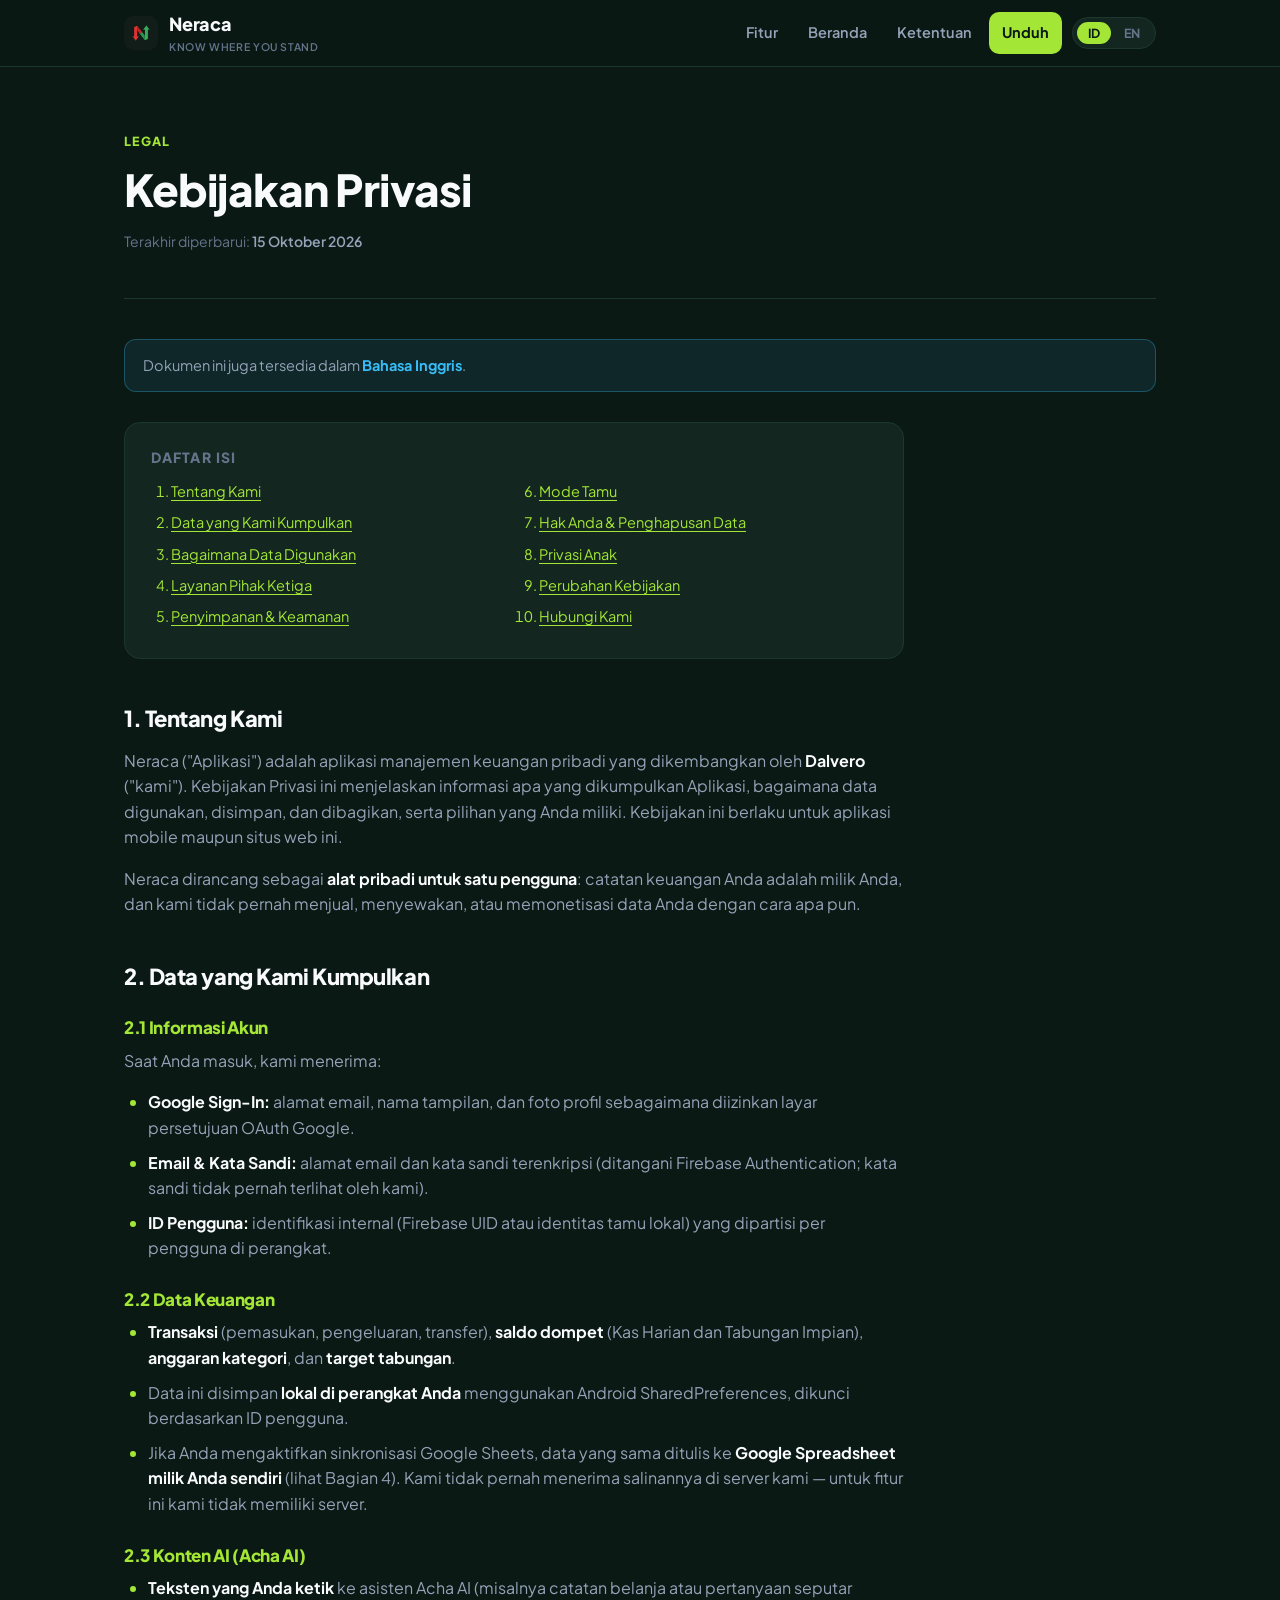
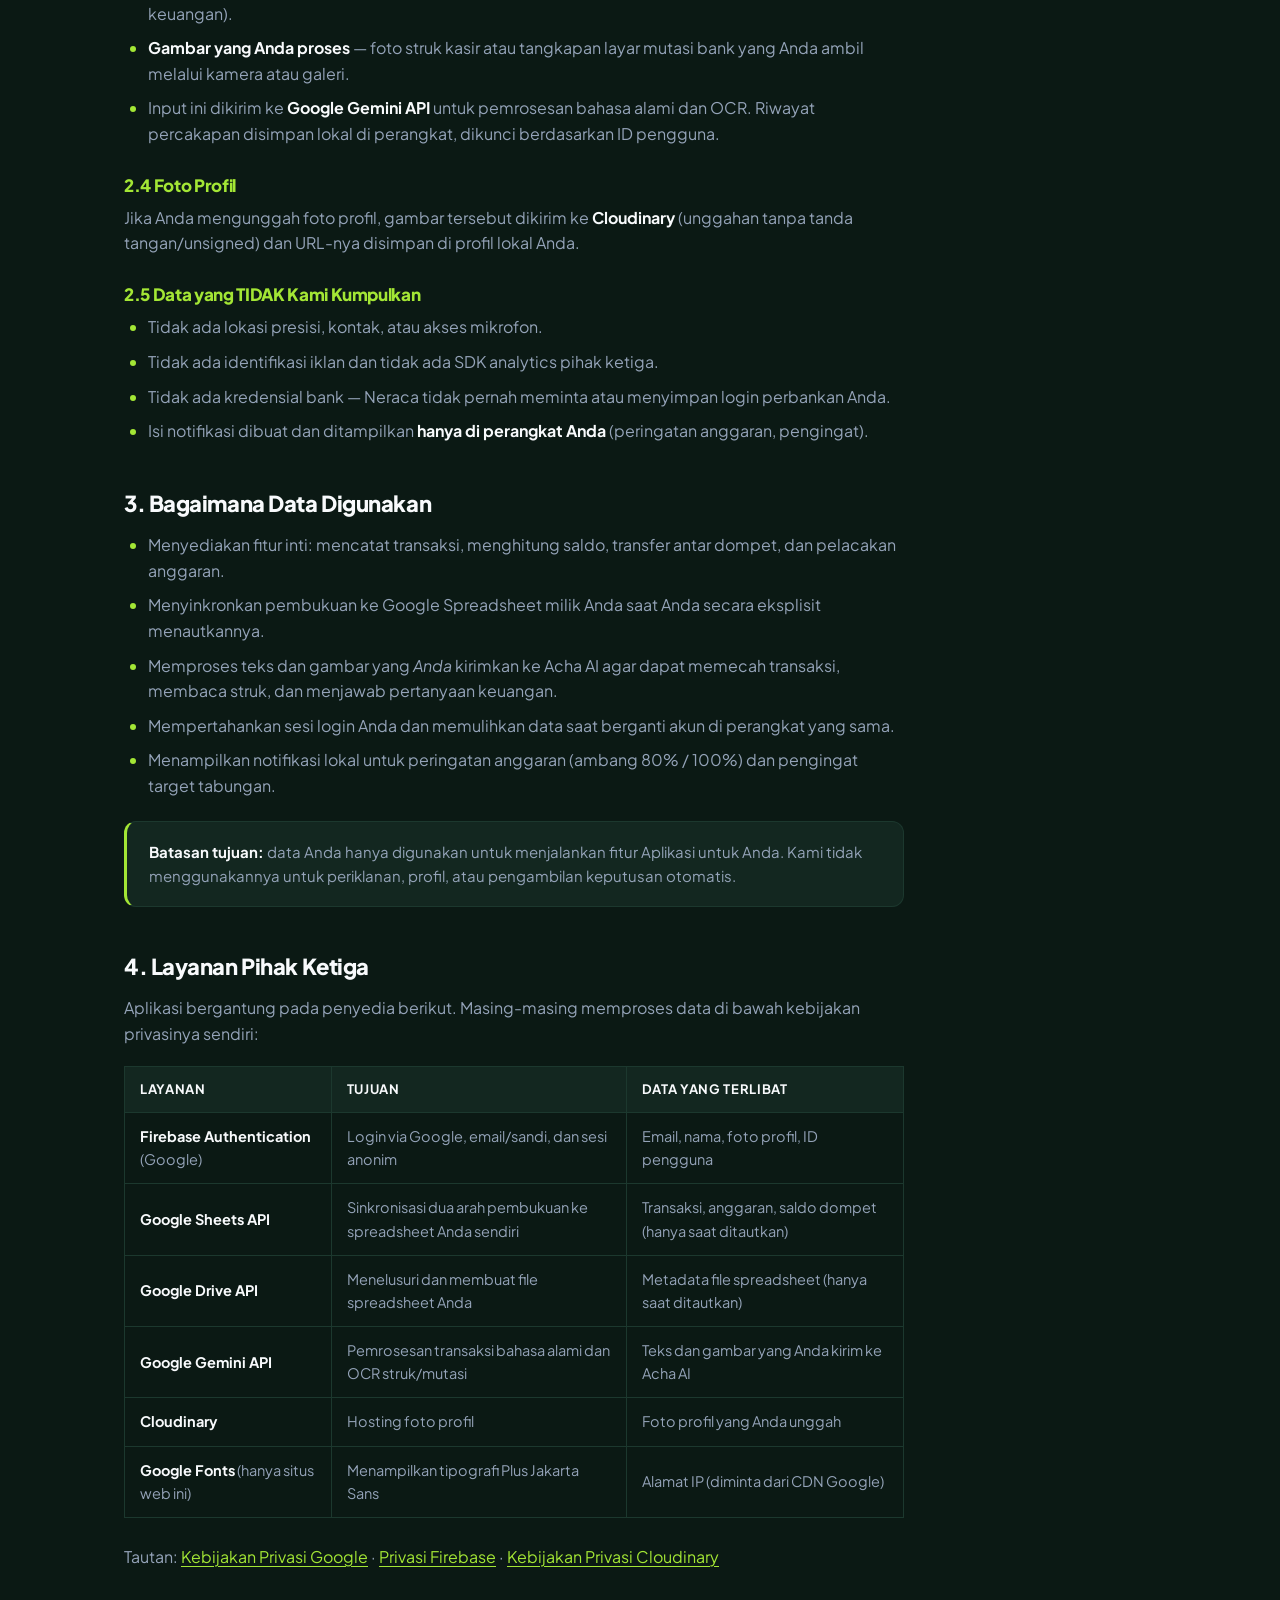
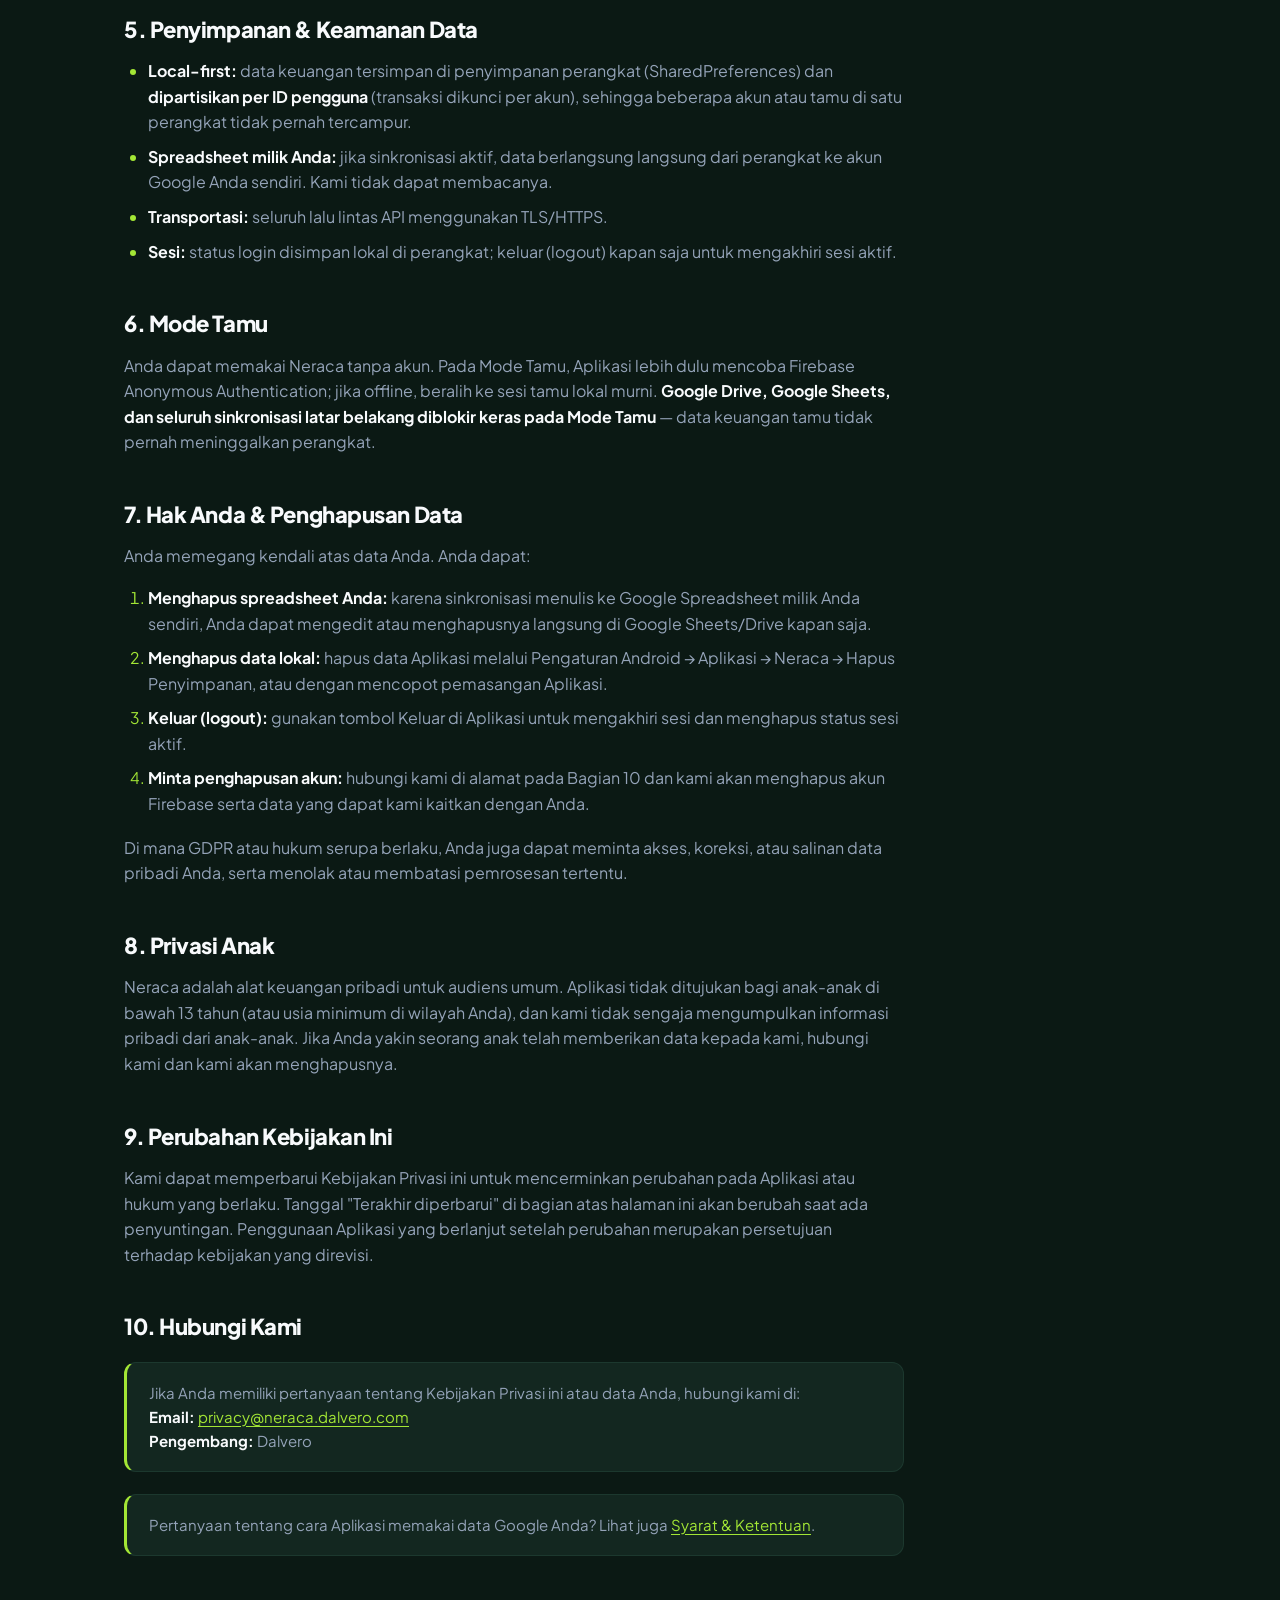
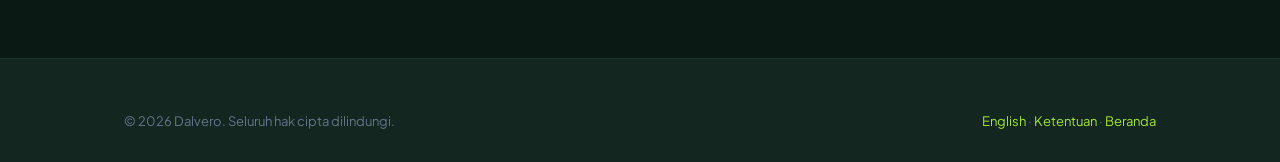
<file: privacy-policy-id.html>
<!DOCTYPE html>
<html lang="id">
<head>
  <meta charset="UTF-8">
  <meta name="viewport" content="width=device-width, initial-scale=1">
  <title>Kebijakan Privasi — Neraca</title>
  <meta name="description" content="Kebijakan Privasi aplikasi keuangan pribadi Neraca: data yang dikumpulkan, cara penggunaan, layanan pihak ketiga, dan hak Anda.">
  <meta name="theme-color" content="#0B1914">
  <link rel="icon" type="image/png" href="assets/images/neraca_logo.png">
  <link rel="preconnect" href="https://fonts.googleapis.com">
  <link rel="preconnect" href="https://fonts.gstatic.com" crossorigin>
  <link href="https://fonts.googleapis.com/css2?family=Plus+Jakarta+Sans:wght@400;600;700;800&display=swap" rel="stylesheet">
  <link rel="stylesheet" href="styles.css">
</head>
<body>
  <a class="skip-link" href="#main">Lewati ke konten utama</a>

  <header class="site-header">
    <div class="container header-inner">
      <a class="brand" href="index.html">
        <img src="assets/images/neraca_logo.png" alt="Logo Neraca" width="34" height="34">
        <span>Neraca
          <span class="brand-slogan">Know Where You Stand</span>
        </span>
      </a>
      <button class="nav-toggle" type="button" aria-label="Buka menu navigasi" aria-expanded="false">☰</button>
      <nav class="main-nav" aria-label="Navigasi utama">
        <a href="index.html#fitur">Fitur</a>
        <a href="index.html">Beranda</a>
        <a href="terms-id.html">Ketentuan</a>
        <a class="nav-cta" href="index.html#unduh">Unduh</a>
        <span class="lang-switch" aria-label="Pilih bahasa">
          <a href="privacy-policy-id.html" aria-current="true" data-lang-set="id">ID</a>
          <a href="privacy-policy.html" data-lang-set="en">EN</a>
        </span>
      </nav>
    </div>
  </header>

  <main id="main" class="legal-wrap">
    <div class="container">
      <div class="legal-header">
        <span class="eyebrow">Legal</span>
        <h1>Kebijakan Privasi</h1>
        <p class="updated">Terakhir diperbarui: <b>15 Oktober 2026</b></p>
      </div>

      <div class="lang-note">
        Dokumen ini juga tersedia dalam <a href="privacy-policy.html">Bahasa Inggris</a>.
      </div>

      <div class="legal-body">
        <nav class="toc" aria-label="Daftar isi">
          <h2>Daftar Isi</h2>
          <ol>
            <li><a href="#who">Tentang Kami</a></li>
            <li><a href="#collect">Data yang Kami Kumpulkan</a></li>
            <li><a href="#use">Bagaimana Data Digunakan</a></li>
            <li><a href="#third">Layanan Pihak Ketiga</a></li>
            <li><a href="#storage">Penyimpanan &amp; Keamanan</a></li>
            <li><a href="#guest">Mode Tamu</a></li>
            <li><a href="#rights">Hak Anda &amp; Penghapusan Data</a></li>
            <li><a href="#children">Privasi Anak</a></li>
            <li><a href="#changes">Perubahan Kebijakan</a></li>
            <li><a href="#contact">Hubungi Kami</a></li>
          </ol>
        </nav>

        <h2 id="who">1. Tentang Kami</h2>
        <p>
          Neraca ("Aplikasi") adalah aplikasi manajemen keuangan pribadi yang dikembangkan oleh
          <strong>Dalvero</strong> ("kami"). Kebijakan Privasi ini menjelaskan informasi apa yang
          dikumpulkan Aplikasi, bagaimana data digunakan, disimpan, dan dibagikan, serta pilihan
          yang Anda miliki. Kebijakan ini berlaku untuk aplikasi mobile maupun situs web ini.
        </p>
        <p>
          Neraca dirancang sebagai <strong>alat pribadi untuk satu pengguna</strong>: catatan
          keuangan Anda adalah milik Anda, dan kami tidak pernah menjual, menyewakan, atau
          memonetisasi data Anda dengan cara apa pun.
        </p>

        <h2 id="collect">2. Data yang Kami Kumpulkan</h2>

        <h3>2.1 Informasi Akun</h3>
        <p>Saat Anda masuk, kami menerima:</p>
        <ul>
          <li><strong>Google Sign-In:</strong> alamat email, nama tampilan, dan foto profil sebagaimana diizinkan layar persetujuan OAuth Google.</li>
          <li><strong>Email &amp; Kata Sandi:</strong> alamat email dan kata sandi terenkripsi (ditangani Firebase Authentication; kata sandi tidak pernah terlihat oleh kami).</li>
          <li><strong>ID Pengguna:</strong> identifikasi internal (Firebase UID atau identitas tamu lokal) yang dipartisi per pengguna di perangkat.</li>
        </ul>

        <h3>2.2 Data Keuangan</h3>
        <ul>
          <li><strong>Transaksi</strong> (pemasukan, pengeluaran, transfer), <strong>saldo dompet</strong> (Kas Harian dan Tabungan Impian), <strong>anggaran kategori</strong>, dan <strong>target tabungan</strong>.</li>
          <li>Data ini disimpan <strong>lokal di perangkat Anda</strong> menggunakan Android SharedPreferences, dikunci berdasarkan ID pengguna.</li>
          <li>Jika Anda mengaktifkan sinkronisasi Google Sheets, data yang sama ditulis ke <strong>Google Spreadsheet milik Anda sendiri</strong> (lihat Bagian 4). Kami tidak pernah menerima salinannya di server kami — untuk fitur ini kami tidak memiliki server.</li>
        </ul>

        <h3>2.3 Konten AI (Acha AI)</h3>
        <ul>
          <li><strong>Teksten yang Anda ketik</strong> ke asisten Acha AI (misalnya catatan belanja atau pertanyaan seputar keuangan).</li>
          <li><strong>Gambar yang Anda proses</strong> — foto struk kasir atau tangkapan layar mutasi bank yang Anda ambil melalui kamera atau galeri.</li>
          <li>Input ini dikirim ke <strong>Google Gemini API</strong> untuk pemrosesan bahasa alami dan OCR. Riwayat percakapan disimpan lokal di perangkat, dikunci berdasarkan ID pengguna.</li>
        </ul>

        <h3>2.4 Foto Profil</h3>
        <p>
          Jika Anda mengunggah foto profil, gambar tersebut dikirim ke <strong>Cloudinary</strong>
          (unggahan tanpa tanda tangan/unsigned) dan URL-nya disimpan di profil lokal Anda.
        </p>

        <h3>2.5 Data yang TIDAK Kami Kumpulkan</h3>
        <ul>
          <li>Tidak ada lokasi presisi, kontak, atau akses mikrofon.</li>
          <li>Tidak ada identifikasi iklan dan tidak ada SDK analytics pihak ketiga.</li>
          <li>Tidak ada kredensial bank — Neraca tidak pernah meminta atau menyimpan login perbankan Anda.</li>
          <li>Isi notifikasi dibuat dan ditampilkan <strong>hanya di perangkat Anda</strong> (peringatan anggaran, pengingat).</li>
        </ul>

        <h2 id="use">3. Bagaimana Data Digunakan</h2>
        <ul>
          <li>Menyediakan fitur inti: mencatat transaksi, menghitung saldo, transfer antar dompet, dan pelacakan anggaran.</li>
          <li>Menyinkronkan pembukuan ke Google Spreadsheet milik Anda saat Anda secara eksplisit menautkannya.</li>
          <li>Memproses teks dan gambar yang <em>Anda</em> kirimkan ke Acha AI agar dapat memecah transaksi, membaca struk, dan menjawab pertanyaan keuangan.</li>
          <li>Mempertahankan sesi login Anda dan memulihkan data saat berganti akun di perangkat yang sama.</li>
          <li>Menampilkan notifikasi lokal untuk peringatan anggaran (ambang 80% / 100%) dan pengingat target tabungan.</li>
        </ul>
        <div class="callout">
          <p><strong>Batasan tujuan:</strong> data Anda hanya digunakan untuk menjalankan fitur Aplikasi untuk Anda. Kami tidak menggunakannya untuk periklanan, profil, atau pengambilan keputusan otomatis.</p>
        </div>

        <h2 id="third">4. Layanan Pihak Ketiga</h2>
        <p>Aplikasi bergantung pada penyedia berikut. Masing-masing memproses data di bawah kebijakan privasinya sendiri:</p>
        <table>
          <thead>
            <tr>
              <th>Layanan</th>
              <th>Tujuan</th>
              <th>Data yang Terlibat</th>
            </tr>
          </thead>
          <tbody>
            <tr>
              <td><strong>Firebase Authentication</strong> (Google)</td>
              <td>Login via Google, email/sandi, dan sesi anonim</td>
              <td>Email, nama, foto profil, ID pengguna</td>
            </tr>
            <tr>
              <td><strong>Google Sheets API</strong></td>
              <td>Sinkronisasi dua arah pembukuan ke spreadsheet Anda sendiri</td>
              <td>Transaksi, anggaran, saldo dompet (hanya saat ditautkan)</td>
            </tr>
            <tr>
              <td><strong>Google Drive API</strong></td>
              <td>Menelusuri dan membuat file spreadsheet Anda</td>
              <td>Metadata file spreadsheet (hanya saat ditautkan)</td>
            </tr>
            <tr>
              <td><strong>Google Gemini API</strong></td>
              <td>Pemrosesan transaksi bahasa alami dan OCR struk/mutasi</td>
              <td>Teks dan gambar yang Anda kirim ke Acha AI</td>
            </tr>
            <tr>
              <td><strong>Cloudinary</strong></td>
              <td>Hosting foto profil</td>
              <td>Foto profil yang Anda unggah</td>
            </tr>
            <tr>
              <td><strong>Google Fonts</strong> (hanya situs web ini)</td>
              <td>Menampilkan tipografi Plus Jakarta Sans</td>
              <td>Alamat IP (diminta dari CDN Google)</td>
            </tr>
          </tbody>
        </table>
        <p>
          Tautan:
          <a href="https://policies.google.com/privacy" target="_blank" rel="noopener">Kebijakan Privasi Google</a> ·
          <a href="https://firebase.google.com/support/privacy" target="_blank" rel="noopener">Privasi Firebase</a> ·
          <a href="https://cloudinary.com/privacy" target="_blank" rel="noopener">Kebijakan Privasi Cloudinary</a>
        </p>

        <h2 id="storage">5. Penyimpanan &amp; Keamanan Data</h2>
        <ul>
          <li><strong>Local-first:</strong> data keuangan tersimpan di penyimpanan perangkat (SharedPreferences) dan <strong>dipartisikan per ID pengguna</strong> (transaksi dikunci per akun), sehingga beberapa akun atau tamu di satu perangkat tidak pernah tercampur.</li>
          <li><strong>Spreadsheet milik Anda:</strong> jika sinkronisasi aktif, data berlangsung langsung dari perangkat ke akun Google Anda sendiri. Kami tidak dapat membacanya.</li>
          <li><strong>Transportasi:</strong> seluruh lalu lintas API menggunakan TLS/HTTPS.</li>
          <li><strong>Sesi:</strong> status login disimpan lokal di perangkat; keluar (logout) kapan saja untuk mengakhiri sesi aktif.</li>
        </ul>

        <h2 id="guest">6. Mode Tamu</h2>
        <p>
          Anda dapat memakai Neraca tanpa akun. Pada Mode Tamu, Aplikasi lebih dulu mencoba
          Firebase Anonymous Authentication; jika offline, beralih ke sesi tamu lokal murni.
          <strong>Google Drive, Google Sheets, dan seluruh sinkronisasi latar belakang diblokir
          keras pada Mode Tamu</strong> — data keuangan tamu tidak pernah meninggalkan perangkat.
        </p>

        <h2 id="rights">7. Hak Anda &amp; Penghapusan Data</h2>
        <p>Anda memegang kendali atas data Anda. Anda dapat:</p>
        <ol>
          <li><strong>Menghapus spreadsheet Anda:</strong> karena sinkronisasi menulis ke Google Spreadsheet milik Anda sendiri, Anda dapat mengedit atau menghapusnya langsung di Google Sheets/Drive kapan saja.</li>
          <li><strong>Menghapus data lokal:</strong> hapus data Aplikasi melalui Pengaturan Android → Aplikasi → Neraca → Hapus Penyimpanan, atau dengan mencopot pemasangan Aplikasi.</li>
          <li><strong>Keluar (logout):</strong> gunakan tombol Keluar di Aplikasi untuk mengakhiri sesi dan menghapus status sesi aktif.</li>
          <li><strong>Minta penghapusan akun:</strong> hubungi kami di alamat pada Bagian 10 dan kami akan menghapus akun Firebase serta data yang dapat kami kaitkan dengan Anda.</li>
        </ol>
        <p>Di mana GDPR atau hukum serupa berlaku, Anda juga dapat meminta akses, koreksi, atau salinan data pribadi Anda, serta menolak atau membatasi pemrosesan tertentu.</p>

        <h2 id="children">8. Privasi Anak</h2>
        <p>
          Neraca adalah alat keuangan pribadi untuk audiens umum. Aplikasi tidak ditujukan bagi
          anak-anak di bawah 13 tahun (atau usia minimum di wilayah Anda), dan kami tidak
          sengaja mengumpulkan informasi pribadi dari anak-anak. Jika Anda yakin seorang anak
          telah memberikan data kepada kami, hubungi kami dan kami akan menghapusnya.
        </p>

        <h2 id="changes">9. Perubahan Kebijakan Ini</h2>
        <p>
          Kami dapat memperbarui Kebijakan Privasi ini untuk mencerminkan perubahan pada Aplikasi
          atau hukum yang berlaku. Tanggal "Terakhir diperbarui" di bagian atas halaman ini akan
          berubah saat ada penyuntingan. Penggunaan Aplikasi yang berlanjut setelah perubahan
          merupakan persetujuan terhadap kebijakan yang direvisi.
        </p>

        <h2 id="contact">10. Hubungi Kami</h2>
        <div class="callout">
          <p>
            Jika Anda memiliki pertanyaan tentang Kebijakan Privasi ini atau data Anda, hubungi kami di:<br>
            <strong>Email:</strong> <a href="mailto:privacy@neraca.dalvero.com">privacy@neraca.dalvero.com</a><br>
            <strong>Pengembang:</strong> Dalvero
          </p>
        </div>

        <div class="callout">
          <p>Pertanyaan tentang cara Aplikasi memakai data Google Anda? Lihat juga <a href="terms-id.html">Syarat &amp; Ketentuan</a>.</p>
        </div>
      </div>
    </div>
  </main>

  <footer class="site-footer">
    <div class="container">
      <div class="footer-bottom" style="border-top:none; padding-top:0;">
        <span>© 2026 Dalvero. Seluruh hak cipta dilindungi.</span>
        <span>
          <a href="privacy-policy.html">English</a> ·
          <a href="terms-id.html">Ketentuan</a> ·
          <a href="index.html">Beranda</a>
        </span>
      </div>
    </div>
  </footer>

  <script src="lang-switch.js"></script>
</body>
</html>
</file>
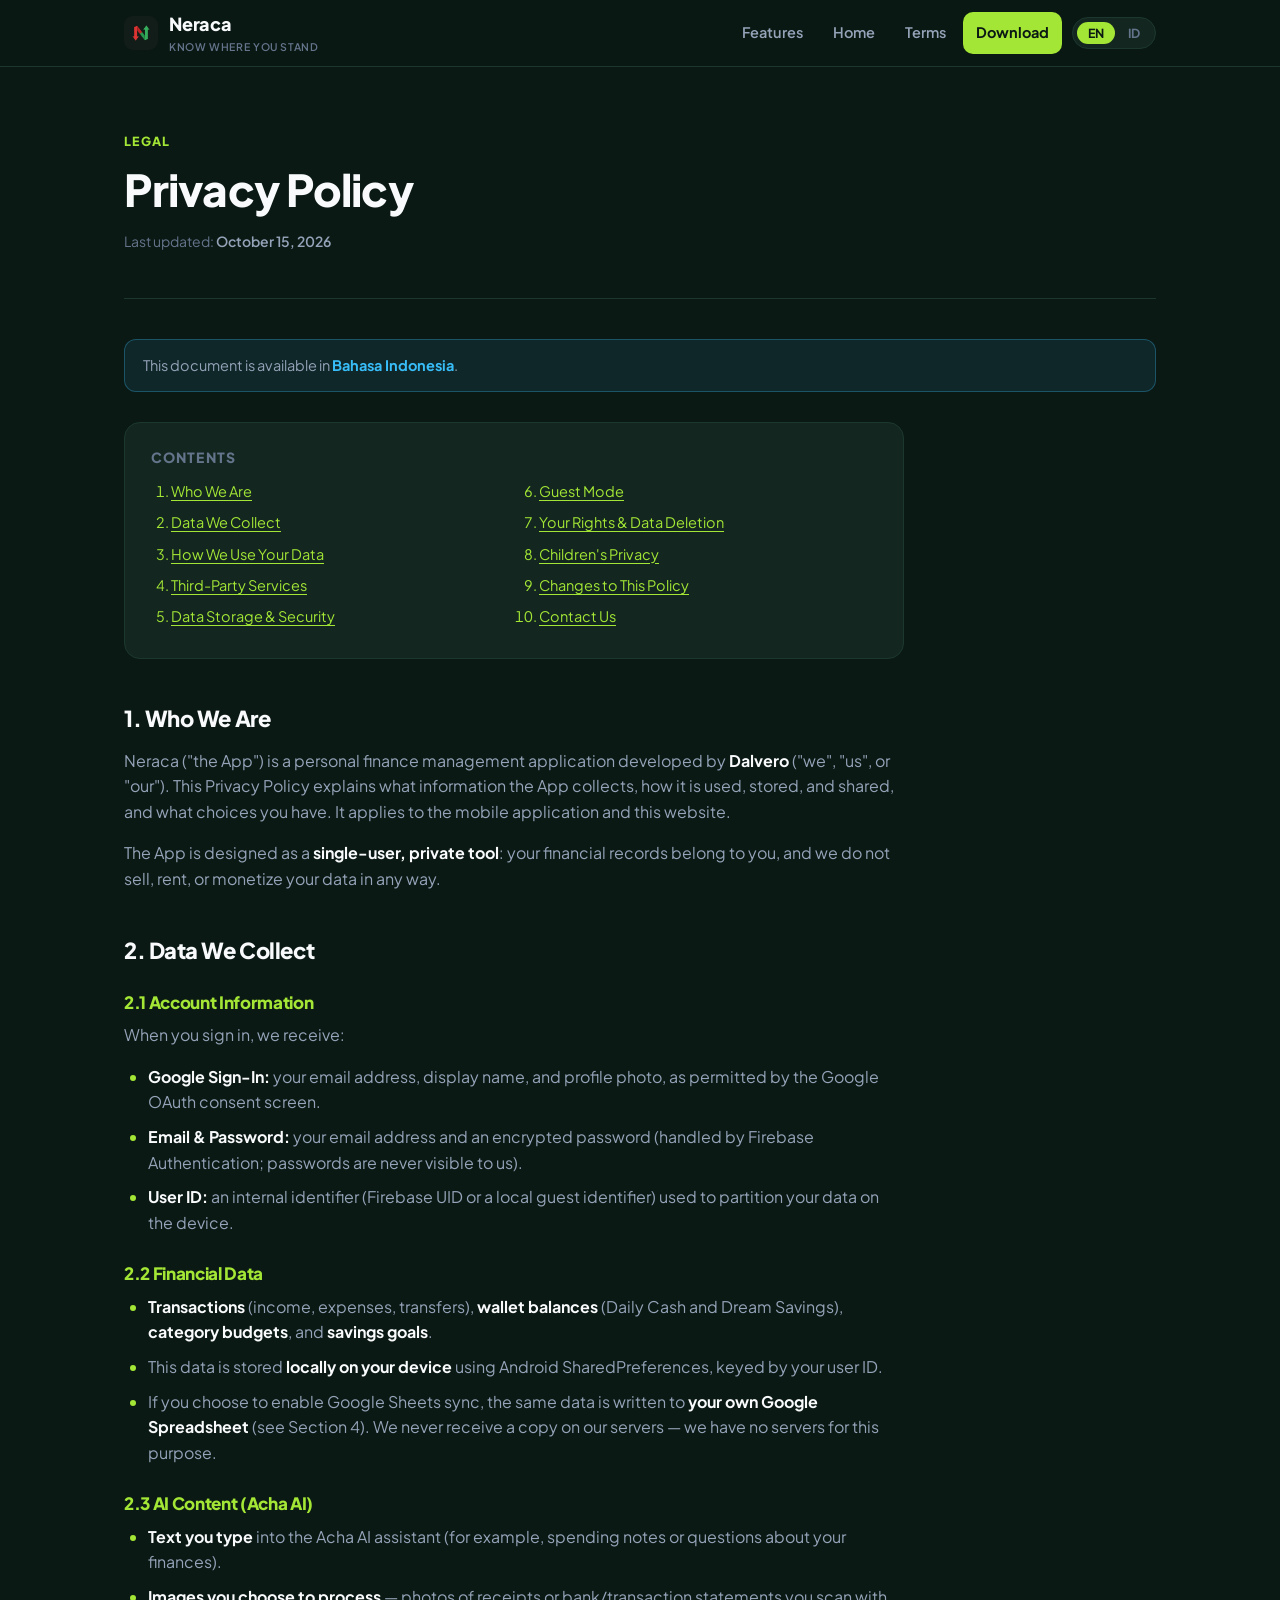
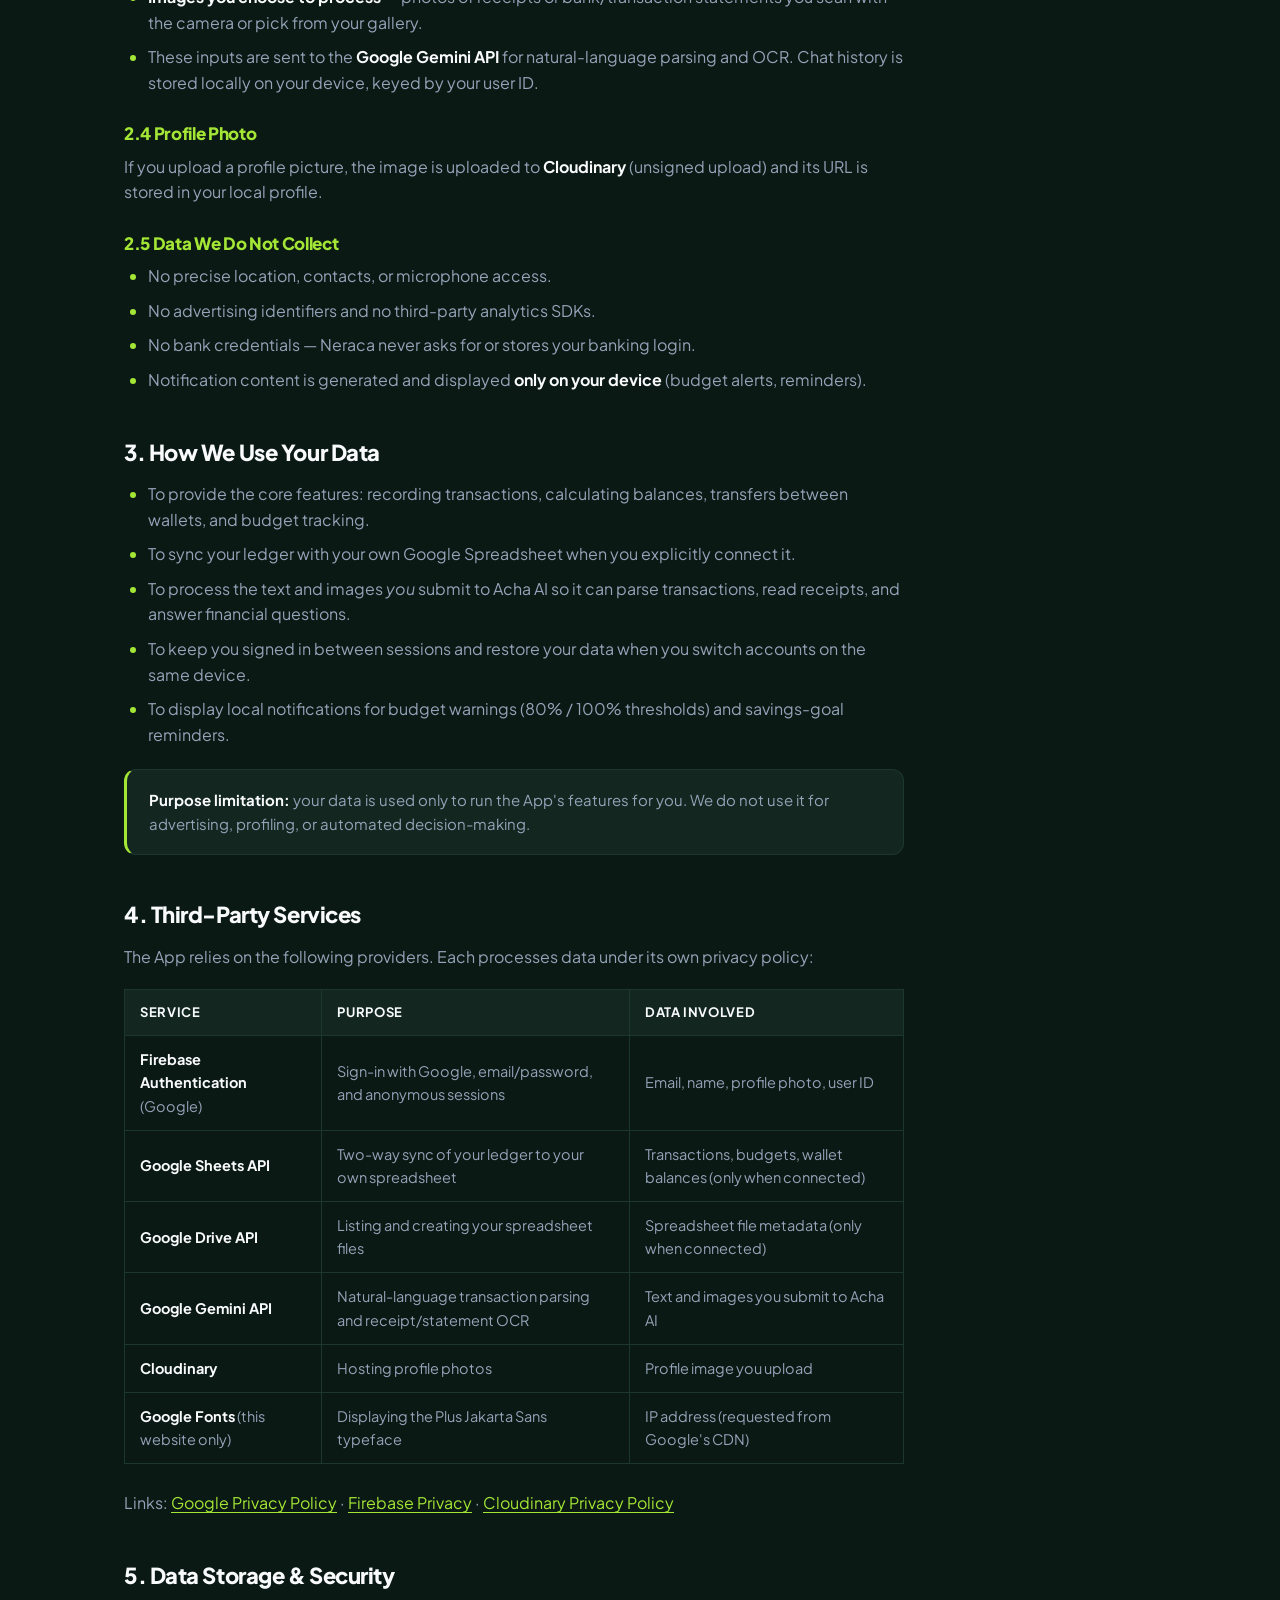
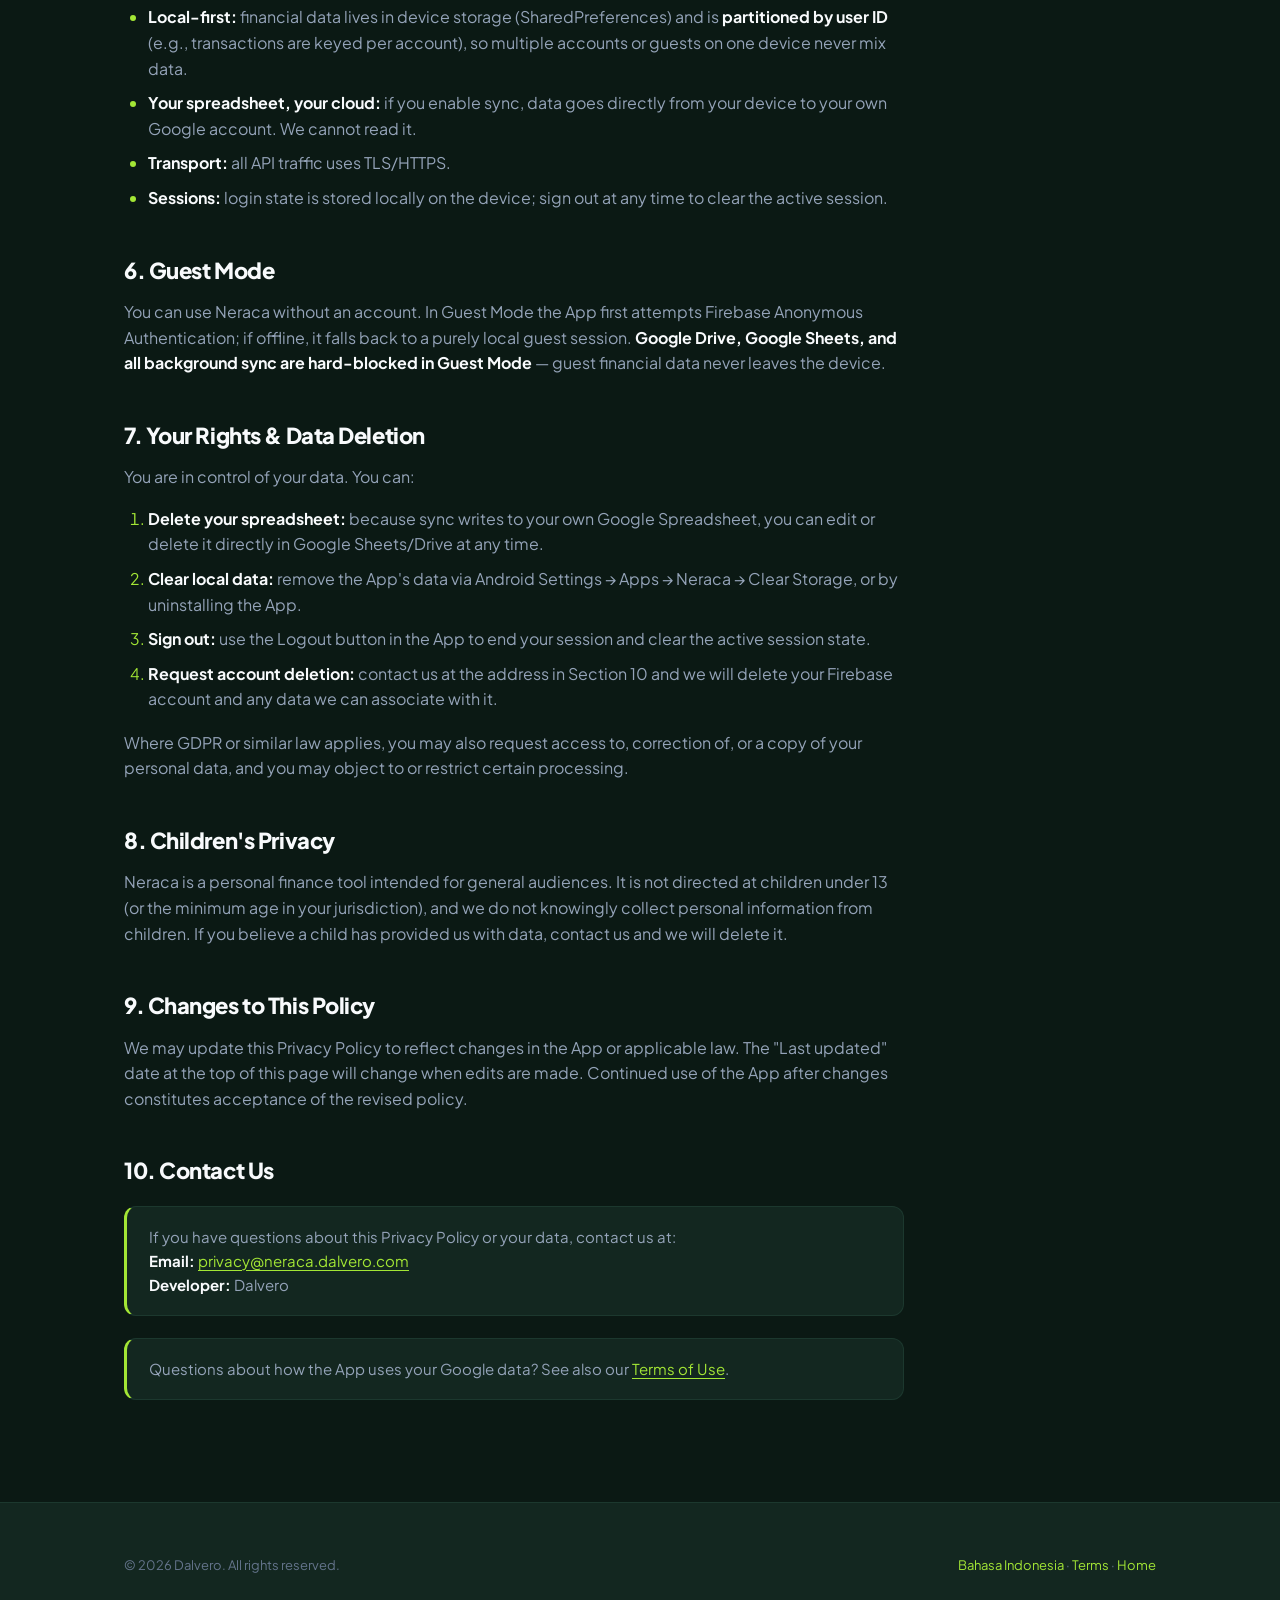
<file: privacy-policy.html>
<!DOCTYPE html>
<html lang="en">
<head>
  <meta charset="UTF-8">
  <meta name="viewport" content="width=device-width, initial-scale=1">
  <title>Privacy Policy — Neraca</title>
  <meta name="description" content="Privacy Policy for the Neraca personal finance app: what data we collect, how it's used, third-party services, and your rights.">
  <meta name="theme-color" content="#0B1914">
  <link rel="icon" type="image/png" href="assets/images/neraca_logo.png">
  <link rel="preconnect" href="https://fonts.googleapis.com">
  <link rel="preconnect" href="https://fonts.gstatic.com" crossorigin>
  <link href="https://fonts.googleapis.com/css2?family=Plus+Jakarta+Sans:wght@400;600;700;800&display=swap" rel="stylesheet">
  <link rel="stylesheet" href="styles.css">
</head>
<body>
  <a class="skip-link" href="#main">Skip to main content</a>

  <header class="site-header">
    <div class="container header-inner">
      <a class="brand" href="index.html">
        <img src="assets/images/neraca_logo.png" alt="Neraca logo" width="34" height="34">
        <span>Neraca
          <span class="brand-slogan">Know Where You Stand</span>
        </span>
      </a>
      <button class="nav-toggle" type="button" aria-label="Open navigation menu" aria-expanded="false">☰</button>
      <nav class="main-nav" aria-label="Main navigation">
        <a href="index.html#features">Features</a>
        <a href="index.html">Home</a>
        <a href="terms.html">Terms</a>
        <a class="nav-cta" href="index.html#download">Download</a>
        <span class="lang-switch" aria-label="Choose language">
          <a href="privacy-policy.html" aria-current="true" data-lang-set="en">EN</a>
          <a href="privacy-policy-id.html" data-lang-set="id">ID</a>
        </span>
      </nav>
    </div>
  </header>

  <main id="main" class="legal-wrap">
    <div class="container">
      <div class="legal-header">
        <span class="eyebrow">Legal</span>
        <h1>Privacy Policy</h1>
        <p class="updated">Last updated: <b>October 15, 2026</b></p>
      </div>

      <div class="lang-note">
        This document is available in <a href="privacy-policy-id.html">Bahasa Indonesia</a>.
      </div>

      <div class="legal-body">
        <nav class="toc" aria-label="Table of contents">
          <h2>Contents</h2>
          <ol>
            <li><a href="#who">Who We Are</a></li>
            <li><a href="#collect">Data We Collect</a></li>
            <li><a href="#use">How We Use Your Data</a></li>
            <li><a href="#third">Third-Party Services</a></li>
            <li><a href="#storage">Data Storage &amp; Security</a></li>
            <li><a href="#guest">Guest Mode</a></li>
            <li><a href="#rights">Your Rights &amp; Data Deletion</a></li>
            <li><a href="#children">Children's Privacy</a></li>
            <li><a href="#changes">Changes to This Policy</a></li>
            <li><a href="#contact">Contact Us</a></li>
          </ol>
        </nav>

        <h2 id="who">1. Who We Are</h2>
        <p>
          Neraca ("the App") is a personal finance management application developed by
          <strong>Dalvero</strong> ("we", "us", or "our"). This Privacy Policy explains what
          information the App collects, how it is used, stored, and shared, and what choices
          you have. It applies to the mobile application and this website.
        </p>
        <p>
          The App is designed as a <strong>single-user, private tool</strong>: your financial
          records belong to you, and we do not sell, rent, or monetize your data in any way.
        </p>

        <h2 id="collect">2. Data We Collect</h2>

        <h3>2.1 Account Information</h3>
        <p>When you sign in, we receive:</p>
        <ul>
          <li><strong>Google Sign-In:</strong> your email address, display name, and profile photo, as permitted by the Google OAuth consent screen.</li>
          <li><strong>Email &amp; Password:</strong> your email address and an encrypted password (handled by Firebase Authentication; passwords are never visible to us).</li>
          <li><strong>User ID:</strong> an internal identifier (Firebase UID or a local guest identifier) used to partition your data on the device.</li>
        </ul>

        <h3>2.2 Financial Data</h3>
        <ul>
          <li><strong>Transactions</strong> (income, expenses, transfers), <strong>wallet balances</strong> (Daily Cash and Dream Savings), <strong>category budgets</strong>, and <strong>savings goals</strong>.</li>
          <li>This data is stored <strong>locally on your device</strong> using Android SharedPreferences, keyed by your user ID.</li>
          <li>If you choose to enable Google Sheets sync, the same data is written to <strong>your own Google Spreadsheet</strong> (see Section 4). We never receive a copy on our servers — we have no servers for this purpose.</li>
        </ul>

        <h3>2.3 AI Content (Acha AI)</h3>
        <ul>
          <li><strong>Text you type</strong> into the Acha AI assistant (for example, spending notes or questions about your finances).</li>
          <li><strong>Images you choose to process</strong> — photos of receipts or bank/transaction statements you scan with the camera or pick from your gallery.</li>
          <li>These inputs are sent to the <strong>Google Gemini API</strong> for natural-language parsing and OCR. Chat history is stored locally on your device, keyed by your user ID.</li>
        </ul>

        <h3>2.4 Profile Photo</h3>
        <p>
          If you upload a profile picture, the image is uploaded to <strong>Cloudinary</strong>
          (unsigned upload) and its URL is stored in your local profile.
        </p>

        <h3>2.5 Data We Do Not Collect</h3>
        <ul>
          <li>No precise location, contacts, or microphone access.</li>
          <li>No advertising identifiers and no third-party analytics SDKs.</li>
          <li>No bank credentials — Neraca never asks for or stores your banking login.</li>
          <li>Notification content is generated and displayed <strong>only on your device</strong> (budget alerts, reminders).</li>
        </ul>

        <h2 id="use">3. How We Use Your Data</h2>
        <ul>
          <li>To provide the core features: recording transactions, calculating balances, transfers between wallets, and budget tracking.</li>
          <li>To sync your ledger with your own Google Spreadsheet when you explicitly connect it.</li>
          <li>To process the text and images <em>you</em> submit to Acha AI so it can parse transactions, read receipts, and answer financial questions.</li>
          <li>To keep you signed in between sessions and restore your data when you switch accounts on the same device.</li>
          <li>To display local notifications for budget warnings (80% / 100% thresholds) and savings-goal reminders.</li>
        </ul>
        <div class="callout">
          <p><strong>Purpose limitation:</strong> your data is used only to run the App's features for you. We do not use it for advertising, profiling, or automated decision-making.</p>
        </div>

        <h2 id="third">4. Third-Party Services</h2>
        <p>The App relies on the following providers. Each processes data under its own privacy policy:</p>
        <table>
          <thead>
            <tr>
              <th>Service</th>
              <th>Purpose</th>
              <th>Data Involved</th>
            </tr>
          </thead>
          <tbody>
            <tr>
              <td><strong>Firebase Authentication</strong> (Google)</td>
              <td>Sign-in with Google, email/password, and anonymous sessions</td>
              <td>Email, name, profile photo, user ID</td>
            </tr>
            <tr>
              <td><strong>Google Sheets API</strong></td>
              <td>Two-way sync of your ledger to your own spreadsheet</td>
              <td>Transactions, budgets, wallet balances (only when connected)</td>
            </tr>
            <tr>
              <td><strong>Google Drive API</strong></td>
              <td>Listing and creating your spreadsheet files</td>
              <td>Spreadsheet file metadata (only when connected)</td>
            </tr>
            <tr>
              <td><strong>Google Gemini API</strong></td>
              <td>Natural-language transaction parsing and receipt/statement OCR</td>
              <td>Text and images you submit to Acha AI</td>
            </tr>
            <tr>
              <td><strong>Cloudinary</strong></td>
              <td>Hosting profile photos</td>
              <td>Profile image you upload</td>
            </tr>
            <tr>
              <td><strong>Google Fonts</strong> (this website only)</td>
              <td>Displaying the Plus Jakarta Sans typeface</td>
              <td>IP address (requested from Google's CDN)</td>
            </tr>
          </tbody>
        </table>
        <p>
          Links:
          <a href="https://policies.google.com/privacy" target="_blank" rel="noopener">Google Privacy Policy</a> ·
          <a href="https://firebase.google.com/support/privacy" target="_blank" rel="noopener">Firebase Privacy</a> ·
          <a href="https://cloudinary.com/privacy" target="_blank" rel="noopener">Cloudinary Privacy Policy</a>
        </p>

        <h2 id="storage">5. Data Storage &amp; Security</h2>
        <ul>
          <li><strong>Local-first:</strong> financial data lives in device storage (SharedPreferences) and is <strong>partitioned by user ID</strong> (e.g., transactions are keyed per account), so multiple accounts or guests on one device never mix data.</li>
          <li><strong>Your spreadsheet, your cloud:</strong> if you enable sync, data goes directly from your device to your own Google account. We cannot read it.</li>
          <li><strong>Transport:</strong> all API traffic uses TLS/HTTPS.</li>
          <li><strong>Sessions:</strong> login state is stored locally on the device; sign out at any time to clear the active session.</li>
        </ul>

        <h2 id="guest">6. Guest Mode</h2>
        <p>
          You can use Neraca without an account. In Guest Mode the App first attempts Firebase
          Anonymous Authentication; if offline, it falls back to a purely local guest session.
          <strong>Google Drive, Google Sheets, and all background sync are hard-blocked in Guest
          Mode</strong> — guest financial data never leaves the device.
        </p>

        <h2 id="rights">7. Your Rights &amp; Data Deletion</h2>
        <p>You are in control of your data. You can:</p>
        <ol>
          <li><strong>Delete your spreadsheet:</strong> because sync writes to your own Google Spreadsheet, you can edit or delete it directly in Google Sheets/Drive at any time.</li>
          <li><strong>Clear local data:</strong> remove the App's data via Android Settings → Apps → Neraca → Clear Storage, or by uninstalling the App.</li>
          <li><strong>Sign out:</strong> use the Logout button in the App to end your session and clear the active session state.</li>
          <li><strong>Request account deletion:</strong> contact us at the address in Section 10 and we will delete your Firebase account and any data we can associate with it.</li>
        </ol>
        <p>Where GDPR or similar law applies, you may also request access to, correction of, or a copy of your personal data, and you may object to or restrict certain processing.</p>

        <h2 id="children">8. Children's Privacy</h2>
        <p>
          Neraca is a personal finance tool intended for general audiences. It is not directed
          at children under 13 (or the minimum age in your jurisdiction), and we do not
          knowingly collect personal information from children. If you believe a child has
          provided us with data, contact us and we will delete it.
        </p>

        <h2 id="changes">9. Changes to This Policy</h2>
        <p>
          We may update this Privacy Policy to reflect changes in the App or applicable law.
          The "Last updated" date at the top of this page will change when edits are made.
          Continued use of the App after changes constitutes acceptance of the revised policy.
        </p>

        <h2 id="contact">10. Contact Us</h2>
        <div class="callout">
          <p>
            If you have questions about this Privacy Policy or your data, contact us at:<br>
            <strong>Email:</strong> <a href="mailto:privacy@neraca.dalvero.com">privacy@neraca.dalvero.com</a><br>
            <strong>Developer:</strong> Dalvero
          </p>
        </div>

        <div class="callout">
          <p>Questions about how the App uses your Google data? See also our <a href="terms.html">Terms of Use</a>.</p>
        </div>
      </div>
    </div>
  </main>

  <footer class="site-footer">
    <div class="container">
      <div class="footer-bottom" style="border-top:none; padding-top:0;">
        <span>© 2026 Dalvero. All rights reserved.</span>
        <span>
          <a href="privacy-policy-id.html">Bahasa Indonesia</a> ·
          <a href="terms.html">Terms</a> ·
          <a href="index.html">Home</a>
        </span>
      </div>
    </div>
  </footer>

  <script src="lang-switch.js"></script>
</body>
</html>
</file>
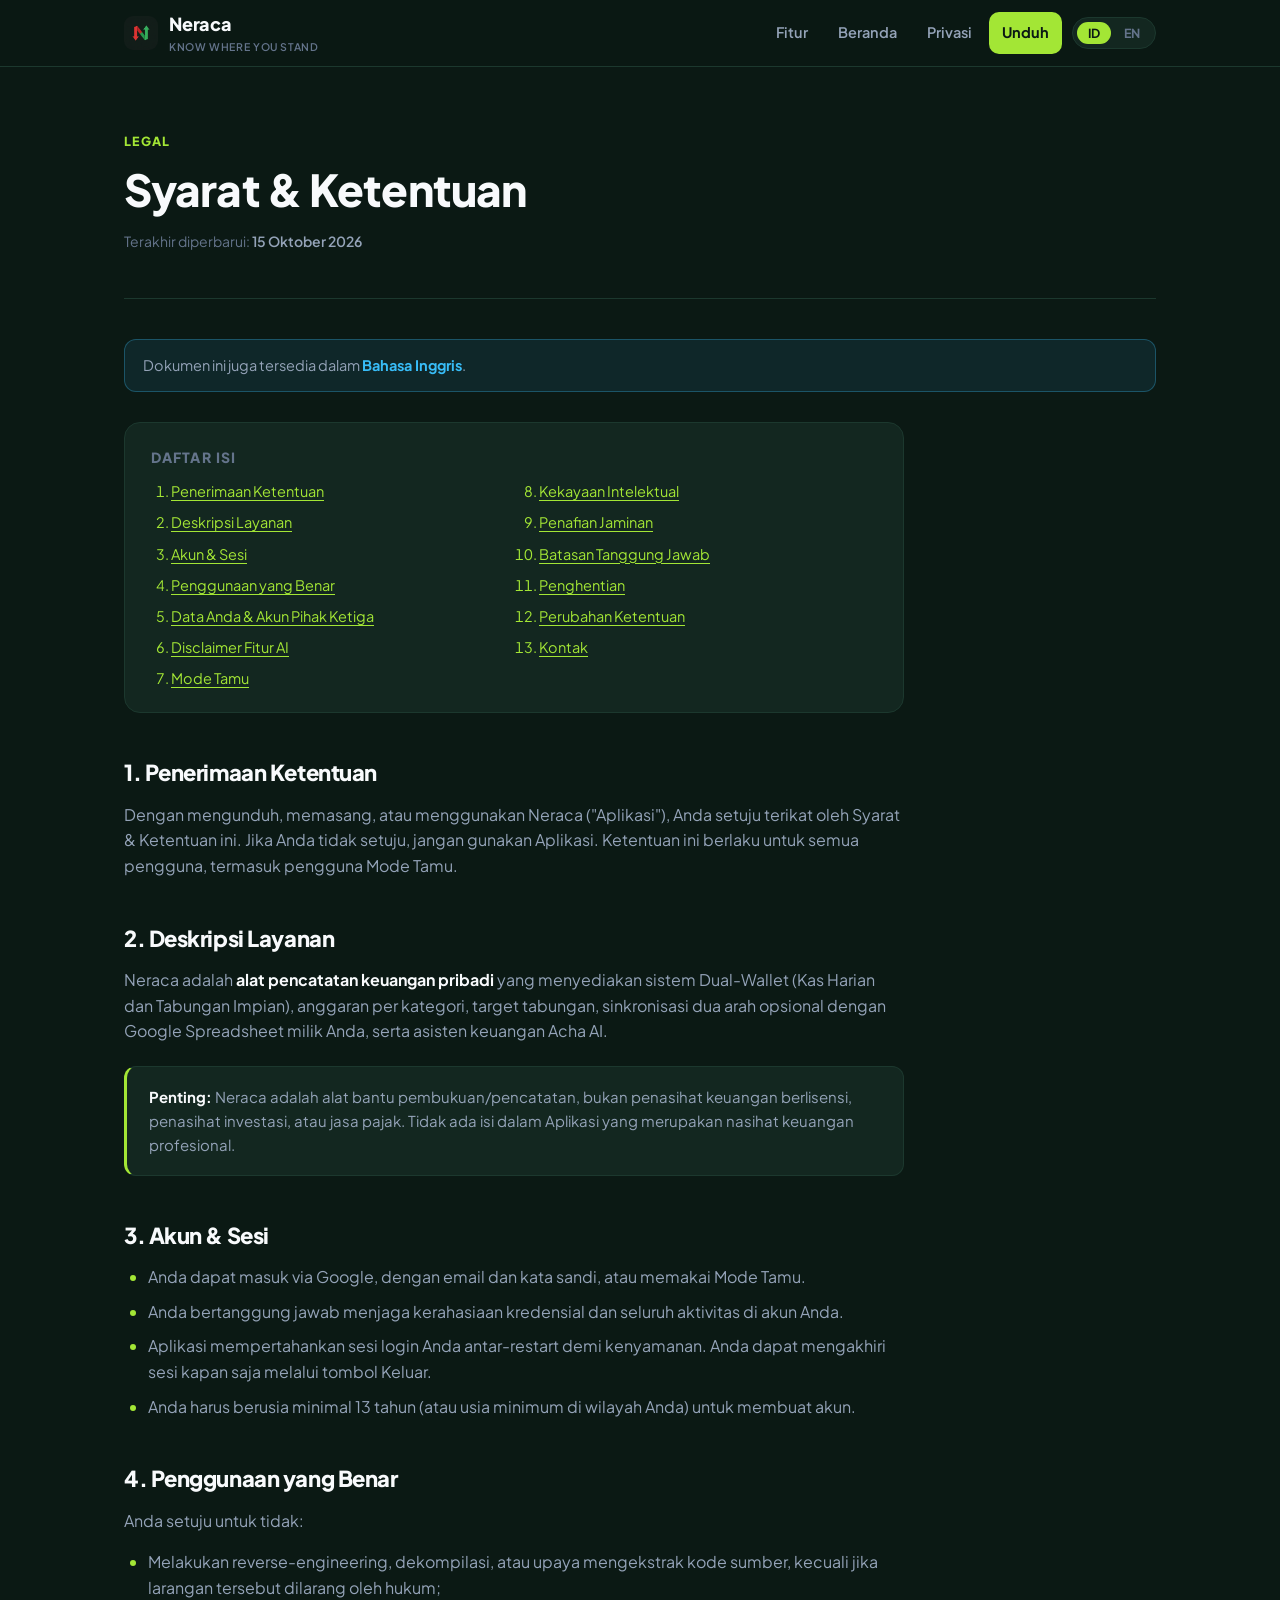
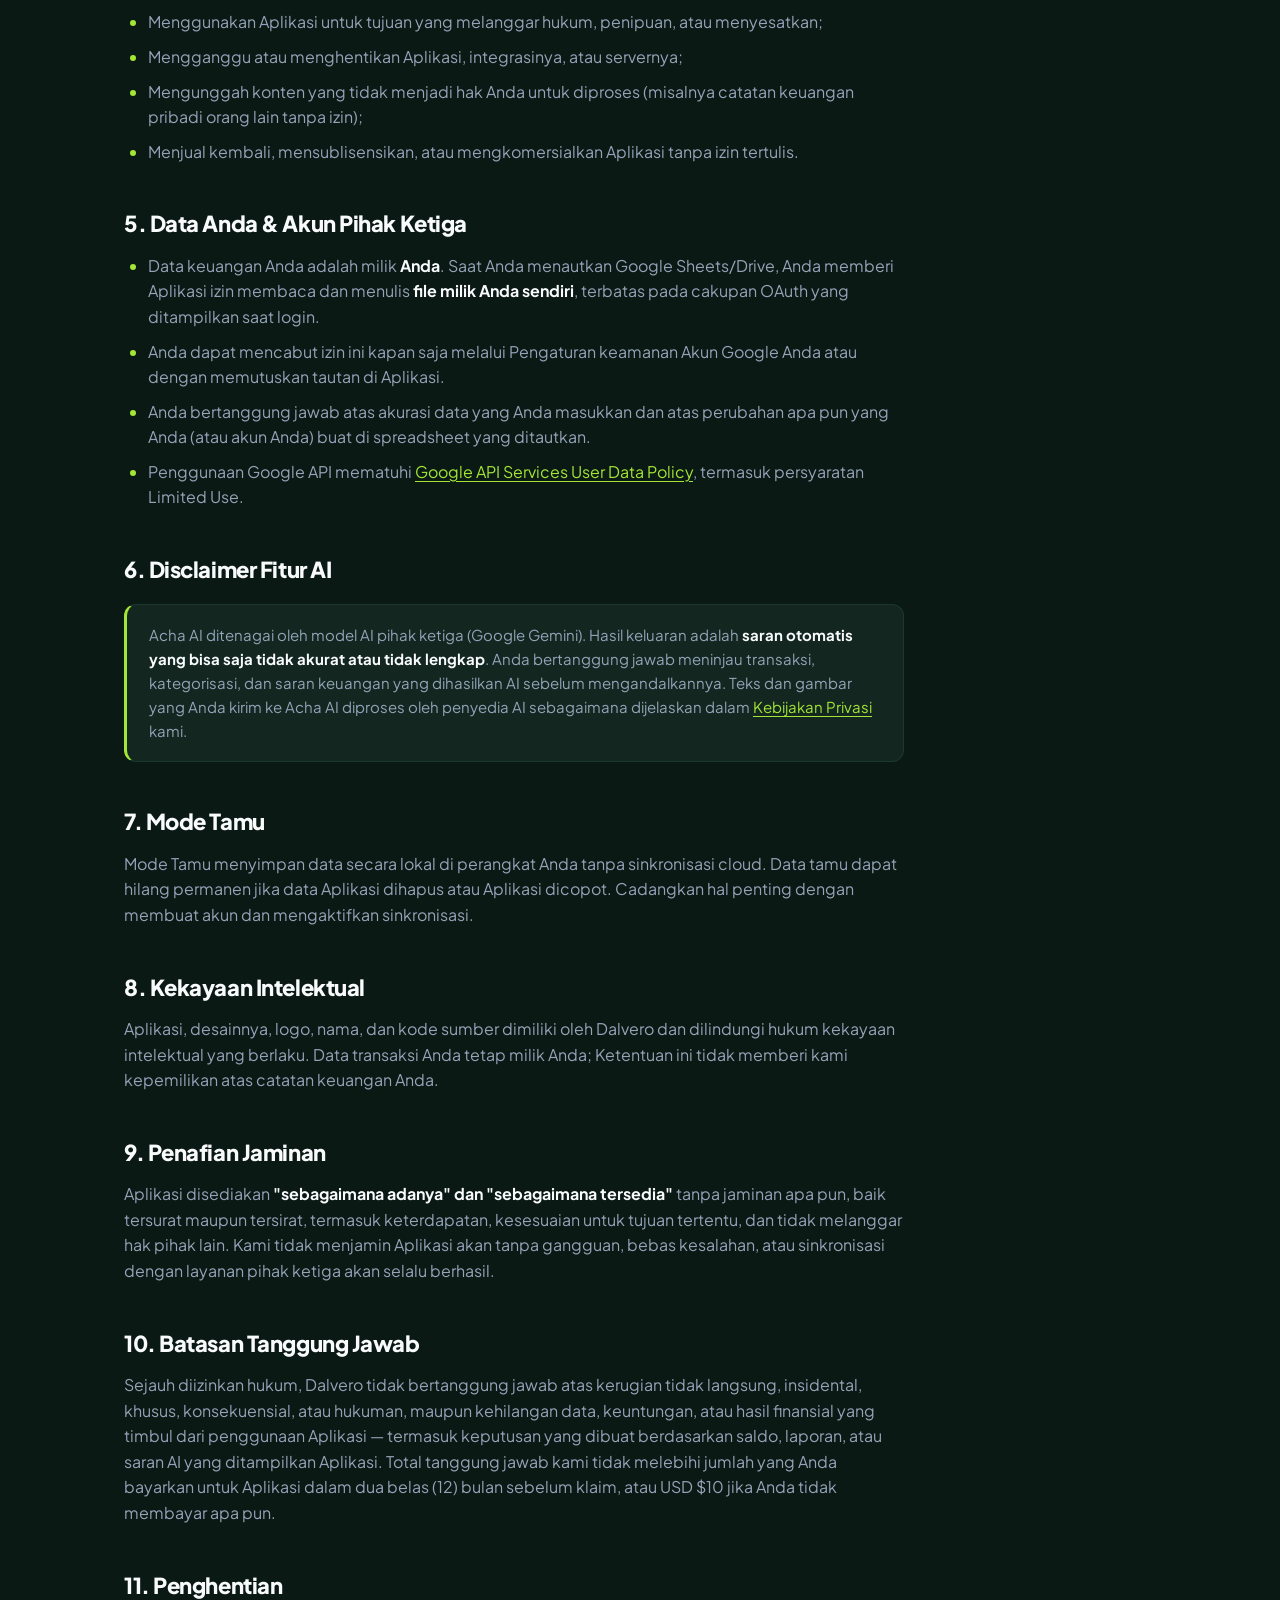
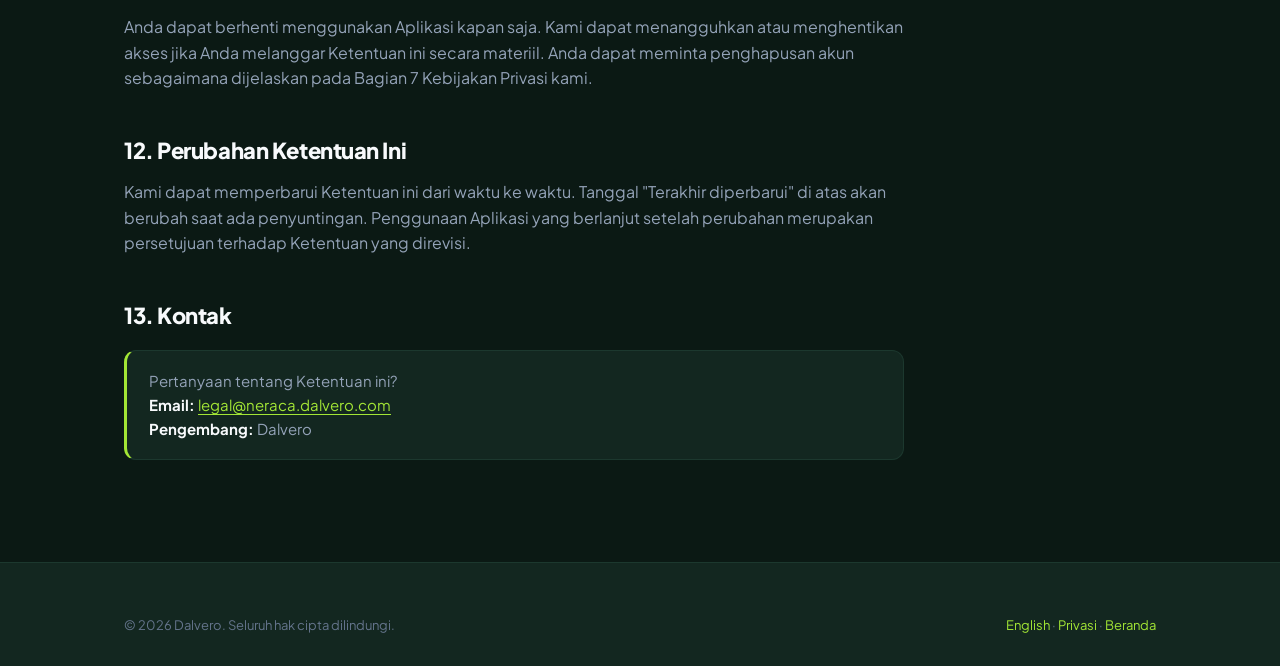
<file: terms-id.html>
<!DOCTYPE html>
<html lang="id">
<head>
  <meta charset="UTF-8">
  <meta name="viewport" content="width=device-width, initial-scale=1">
  <title>Syarat &amp; Ketentuan — Neraca</title>
  <meta name="description" content="Syarat &amp; Ketentuan penggunaan aplikasi keuangan pribadi Neraca: penggunaan yang benar, tanggung jawab pengguna, disclaimer AI, dan batas tanggung jawab.">
  <meta name="theme-color" content="#0B1914">
  <link rel="icon" type="image/png" href="assets/images/neraca_logo.png">
  <link rel="preconnect" href="https://fonts.googleapis.com">
  <link rel="preconnect" href="https://fonts.gstatic.com" crossorigin>
  <link href="https://fonts.googleapis.com/css2?family=Plus+Jakarta+Sans:wght@400;600;700;800&display=swap" rel="stylesheet">
  <link rel="stylesheet" href="styles.css">
</head>
<body>
  <a class="skip-link" href="#main">Lewati ke konten utama</a>

  <header class="site-header">
    <div class="container header-inner">
      <a class="brand" href="index.html">
        <img src="assets/images/neraca_logo.png" alt="Logo Neraca" width="34" height="34">
        <span>Neraca
          <span class="brand-slogan">Know Where You Stand</span>
        </span>
      </a>
      <button class="nav-toggle" type="button" aria-label="Buka menu navigasi" aria-expanded="false">☰</button>
      <nav class="main-nav" aria-label="Navigasi utama">
        <a href="index.html#fitur">Fitur</a>
        <a href="index.html">Beranda</a>
        <a href="privacy-policy-id.html">Privasi</a>
        <a class="nav-cta" href="index.html#unduh">Unduh</a>
        <span class="lang-switch" aria-label="Pilih bahasa">
          <a href="terms-id.html" aria-current="true" data-lang-set="id">ID</a>
          <a href="terms.html" data-lang-set="en">EN</a>
        </span>
      </nav>
    </div>
  </header>

  <main id="main" class="legal-wrap">
    <div class="container">
      <div class="legal-header">
        <span class="eyebrow">Legal</span>
        <h1>Syarat &amp; Ketentuan</h1>
        <p class="updated">Terakhir diperbarui: <b>15 Oktober 2026</b></p>
      </div>

      <div class="lang-note">
        Dokumen ini juga tersedia dalam <a href="terms.html">Bahasa Inggris</a>.
      </div>

      <div class="legal-body">
        <nav class="toc" aria-label="Daftar isi">
          <h2>Daftar Isi</h2>
          <ol>
            <li><a href="#acceptance">Penerimaan Ketentuan</a></li>
            <li><a href="#service">Deskripsi Layanan</a></li>
            <li><a href="#account">Akun &amp; Sesi</a></li>
            <li><a href="#acceptable">Penggunaan yang Benar</a></li>
            <li><a href="#your-data">Data Anda &amp; Akun Pihak Ketiga</a></li>
            <li><a href="#ai">Disclaimer Fitur AI</a></li>
            <li><a href="#guest">Mode Tamu</a></li>
            <li><a href="#ip">Kekayaan Intelektual</a></li>
            <li><a href="#disclaimer">Penafian Jaminan</a></li>
            <li><a href="#liability">Batasan Tanggung Jawab</a></li>
            <li><a href="#termination">Penghentian</a></li>
            <li><a href="#changes">Perubahan Ketentuan</a></li>
            <li><a href="#contact">Kontak</a></li>
          </ol>
        </nav>

        <h2 id="acceptance">1. Penerimaan Ketentuan</h2>
        <p>
          Dengan mengunduh, memasang, atau menggunakan Neraca ("Aplikasi"), Anda setuju terikat
          oleh Syarat &amp; Ketentuan ini. Jika Anda tidak setuju, jangan gunakan Aplikasi.
          Ketentuan ini berlaku untuk semua pengguna, termasuk pengguna Mode Tamu.
        </p>

        <h2 id="service">2. Deskripsi Layanan</h2>
        <p>
          Neraca adalah <strong>alat pencatatan keuangan pribadi</strong> yang menyediakan sistem
          Dual-Wallet (Kas Harian dan Tabungan Impian), anggaran per kategori, target tabungan,
          sinkronisasi dua arah opsional dengan Google Spreadsheet milik Anda, serta asisten
          keuangan Acha AI.
        </p>
        <div class="callout">
          <p><strong>Penting:</strong> Neraca adalah alat bantu pembukuan/pencatatan, bukan penasihat keuangan berlisensi, penasihat investasi, atau jasa pajak. Tidak ada isi dalam Aplikasi yang merupakan nasihat keuangan profesional.</p>
        </div>

        <h2 id="account">3. Akun &amp; Sesi</h2>
        <ul>
          <li>Anda dapat masuk via Google, dengan email dan kata sandi, atau memakai Mode Tamu.</li>
          <li>Anda bertanggung jawab menjaga kerahasiaan kredensial dan seluruh aktivitas di akun Anda.</li>
          <li>Aplikasi mempertahankan sesi login Anda antar-restart demi kenyamanan. Anda dapat mengakhiri sesi kapan saja melalui tombol Keluar.</li>
          <li>Anda harus berusia minimal 13 tahun (atau usia minimum di wilayah Anda) untuk membuat akun.</li>
        </ul>

        <h2 id="acceptable">4. Penggunaan yang Benar</h2>
        <p>Anda setuju untuk tidak:</p>
        <ul>
          <li>Melakukan reverse-engineering, dekompilasi, atau upaya mengekstrak kode sumber, kecuali jika larangan tersebut dilarang oleh hukum;</li>
          <li>Menggunakan Aplikasi untuk tujuan yang melanggar hukum, penipuan, atau menyesatkan;</li>
          <li>Mengganggu atau menghentikan Aplikasi, integrasinya, atau servernya;</li>
          <li>Mengunggah konten yang tidak menjadi hak Anda untuk diproses (misalnya catatan keuangan pribadi orang lain tanpa izin);</li>
          <li>Menjual kembali, mensublisensikan, atau mengkomersialkan Aplikasi tanpa izin tertulis.</li>
        </ul>

        <h2 id="your-data">5. Data Anda &amp; Akun Pihak Ketiga</h2>
        <ul>
          <li>Data keuangan Anda adalah milik <strong>Anda</strong>. Saat Anda menautkan Google Sheets/Drive, Anda memberi Aplikasi izin membaca dan menulis <strong>file milik Anda sendiri</strong>, terbatas pada cakupan OAuth yang ditampilkan saat login.</li>
          <li>Anda dapat mencabut izin ini kapan saja melalui Pengaturan keamanan Akun Google Anda atau dengan memutuskan tautan di Aplikasi.</li>
          <li>Anda bertanggung jawab atas akurasi data yang Anda masukkan dan atas perubahan apa pun yang Anda (atau akun Anda) buat di spreadsheet yang ditautkan.</li>
          <li>Penggunaan Google API mematuhi <a href="https://developers.google.com/terms/api-user-data-policy" target="_blank" rel="noopener">Google API Services User Data Policy</a>, termasuk persyaratan Limited Use.</li>
        </ul>

        <h2 id="ai">6. Disclaimer Fitur AI</h2>
        <div class="callout">
          <p>
            Acha AI ditenagai oleh model AI pihak ketiga (Google Gemini). Hasil keluaran adalah
            <strong>saran otomatis yang bisa saja tidak akurat atau tidak lengkap</strong>. Anda
            bertanggung jawab meninjau transaksi, kategorisasi, dan saran keuangan yang dihasilkan
            AI sebelum mengandalkannya. Teks dan gambar yang Anda kirim ke Acha AI diproses oleh
            penyedia AI sebagaimana dijelaskan dalam <a href="privacy-policy-id.html">Kebijakan Privasi</a> kami.
          </p>
        </div>

        <h2 id="guest">7. Mode Tamu</h2>
        <p>
          Mode Tamu menyimpan data secara lokal di perangkat Anda tanpa sinkronisasi cloud. Data
          tamu dapat hilang permanen jika data Aplikasi dihapus atau Aplikasi dicopot. Cadangkan
          hal penting dengan membuat akun dan mengaktifkan sinkronisasi.
        </p>

        <h2 id="ip">8. Kekayaan Intelektual</h2>
        <p>
          Aplikasi, desainnya, logo, nama, dan kode sumber dimiliki oleh Dalvero dan dilindungi
          hukum kekayaan intelektual yang berlaku. Data transaksi Anda tetap milik Anda; Ketentuan
          ini tidak memberi kami kepemilikan atas catatan keuangan Anda.
        </p>

        <h2 id="disclaimer">9. Penafian Jaminan</h2>
        <p>
          Aplikasi disediakan <strong>"sebagaimana adanya" dan "sebagaimana tersedia"</strong>
          tanpa jaminan apa pun, baik tersurat maupun tersirat, termasuk keterdapatan, kesesuaian
          untuk tujuan tertentu, dan tidak melanggar hak pihak lain. Kami tidak menjamin Aplikasi
          akan tanpa gangguan, bebas kesalahan, atau sinkronisasi dengan layanan pihak ketiga
          akan selalu berhasil.
        </p>

        <h2 id="liability">10. Batasan Tanggung Jawab</h2>
        <p>
          Sejauh diizinkan hukum, Dalvero tidak bertanggung jawab atas kerugian tidak langsung,
          insidental, khusus, konsekuensial, atau hukuman, maupun kehilangan data, keuntungan,
          atau hasil finansial yang timbul dari penggunaan Aplikasi — termasuk keputusan yang
          dibuat berdasarkan saldo, laporan, atau saran AI yang ditampilkan Aplikasi. Total
          tanggung jawab kami tidak melebihi jumlah yang Anda bayarkan untuk Aplikasi dalam dua
          belas (12) bulan sebelum klaim, atau USD $10 jika Anda tidak membayar apa pun.
        </p>

        <h2 id="termination">11. Penghentian</h2>
        <p>
          Anda dapat berhenti menggunakan Aplikasi kapan saja. Kami dapat menangguhkan atau
          menghentikan akses jika Anda melanggar Ketentuan ini secara materiil. Anda dapat
          meminta penghapusan akun sebagaimana dijelaskan pada Bagian 7 Kebijakan Privasi kami.
        </p>

        <h2 id="changes">12. Perubahan Ketentuan Ini</h2>
        <p>
          Kami dapat memperbarui Ketentuan ini dari waktu ke waktu. Tanggal "Terakhir diperbarui"
          di atas akan berubah saat ada penyuntingan. Penggunaan Aplikasi yang berlanjut setelah
          perubahan merupakan persetujuan terhadap Ketentuan yang direvisi.
        </p>

        <h2 id="contact">13. Kontak</h2>
        <div class="callout">
          <p>
            Pertanyaan tentang Ketentuan ini?<br>
            <strong>Email:</strong> <a href="mailto:legal@neraca.dalvero.com">legal@neraca.dalvero.com</a><br>
            <strong>Pengembang:</strong> Dalvero
          </p>
        </div>
      </div>
    </div>
  </main>

  <footer class="site-footer">
    <div class="container">
      <div class="footer-bottom" style="border-top:none; padding-top:0;">
        <span>© 2026 Dalvero. Seluruh hak cipta dilindungi.</span>
        <span>
          <a href="terms.html">English</a> ·
          <a href="privacy-policy-id.html">Privasi</a> ·
          <a href="index.html">Beranda</a>
        </span>
      </div>
    </div>
  </footer>

  <script src="lang-switch.js"></script>
</body>
</html>
</file>
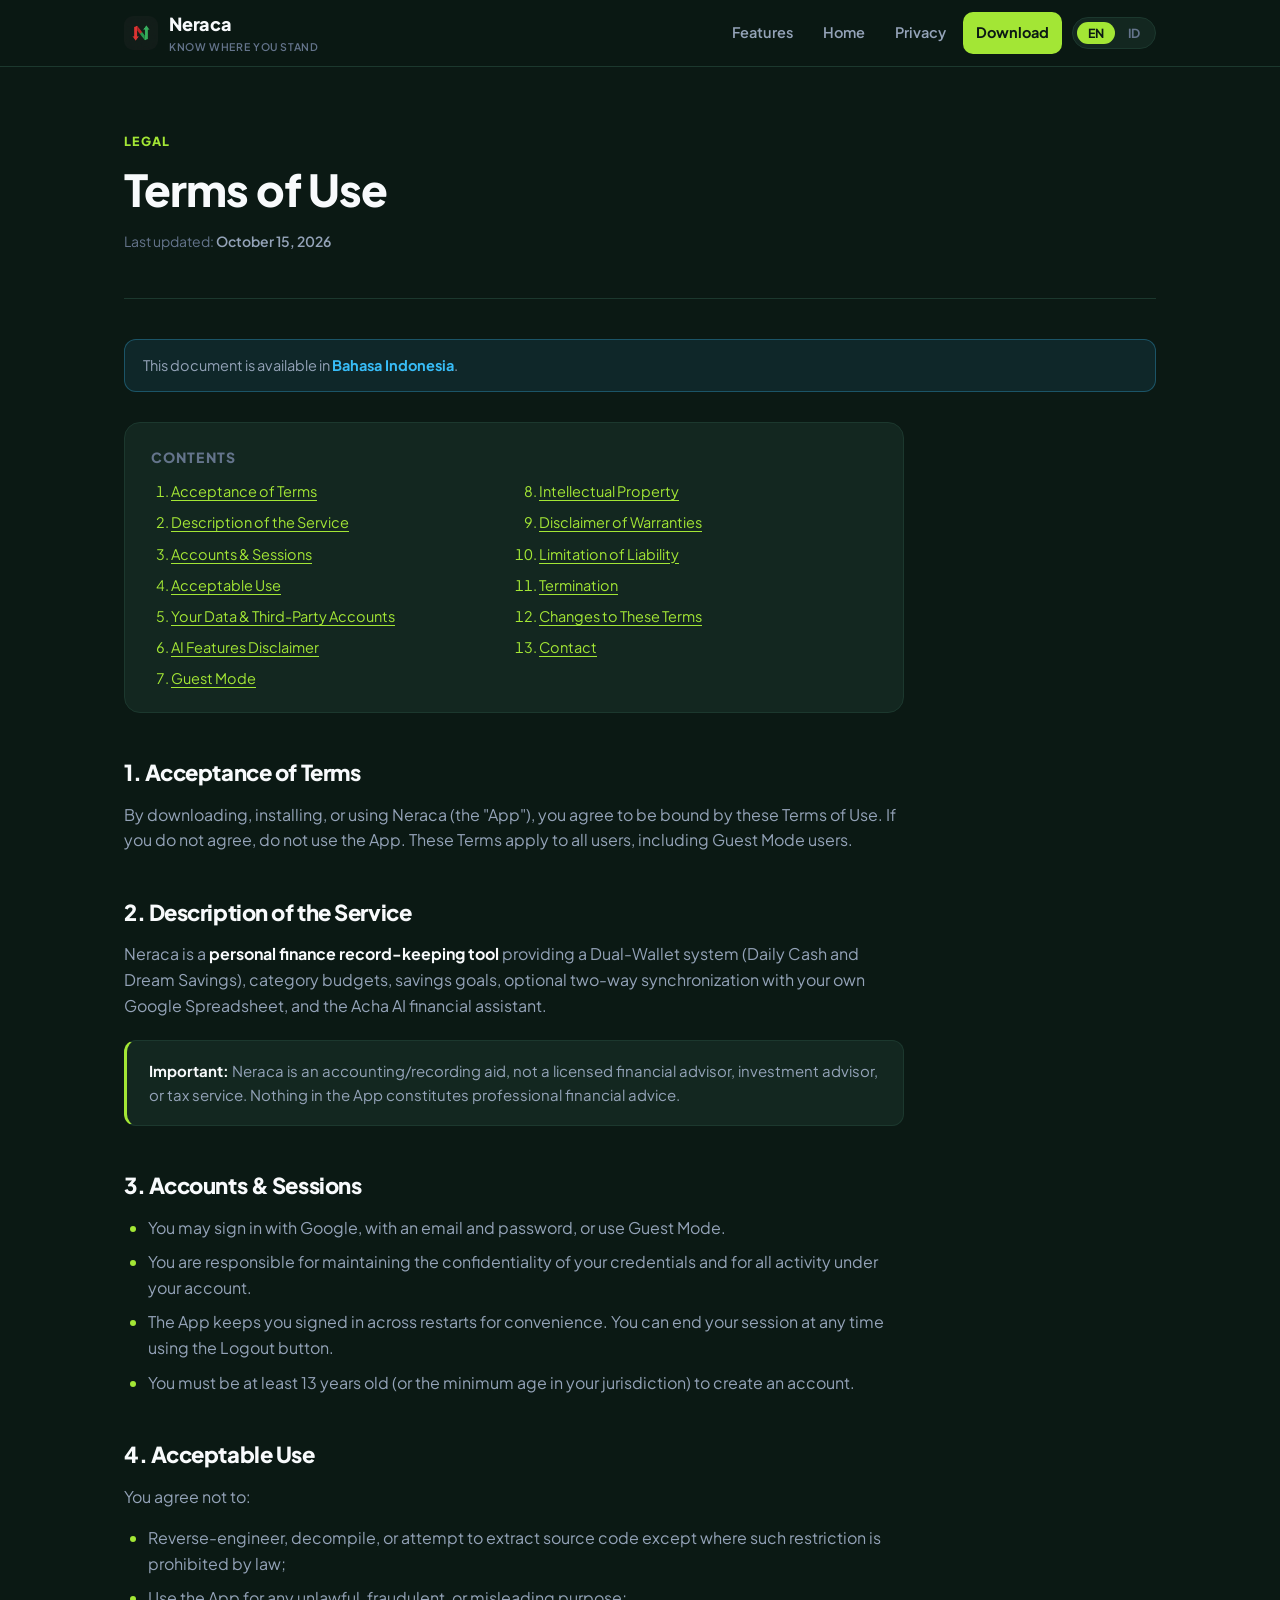
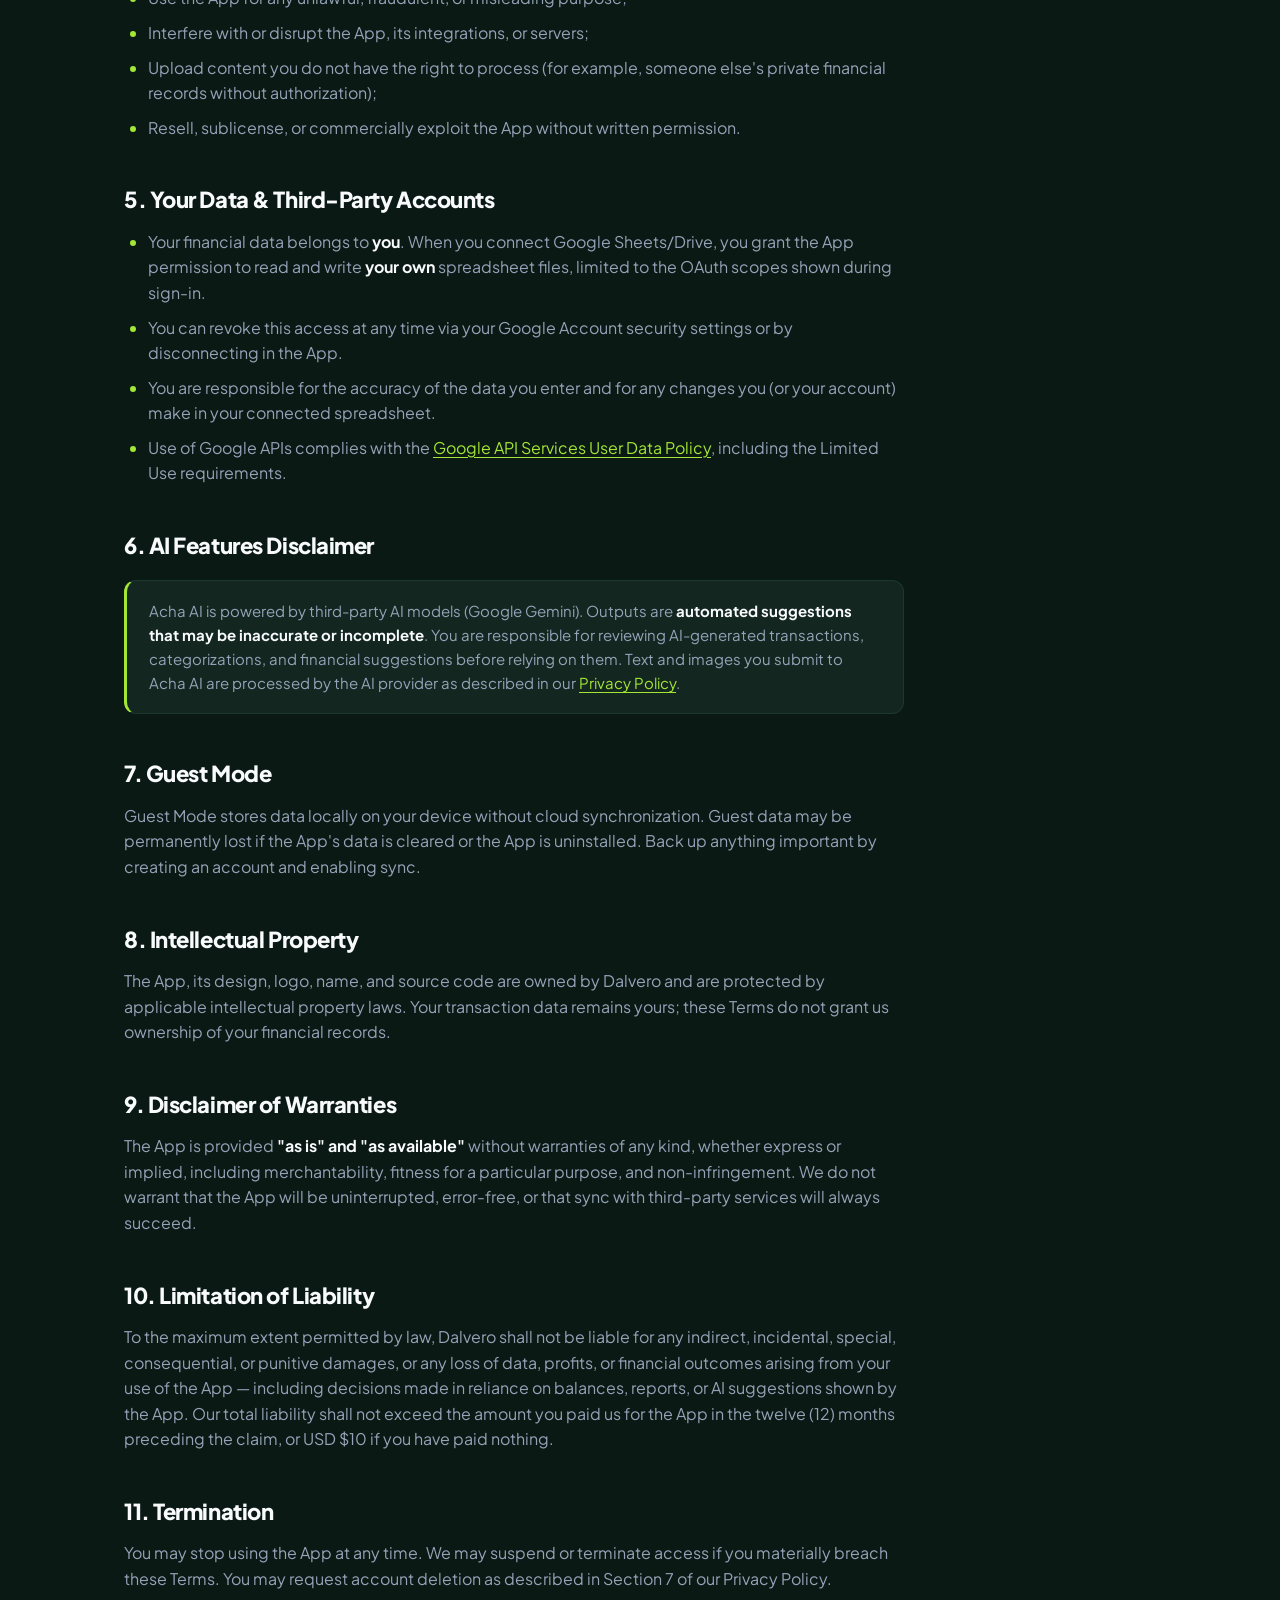
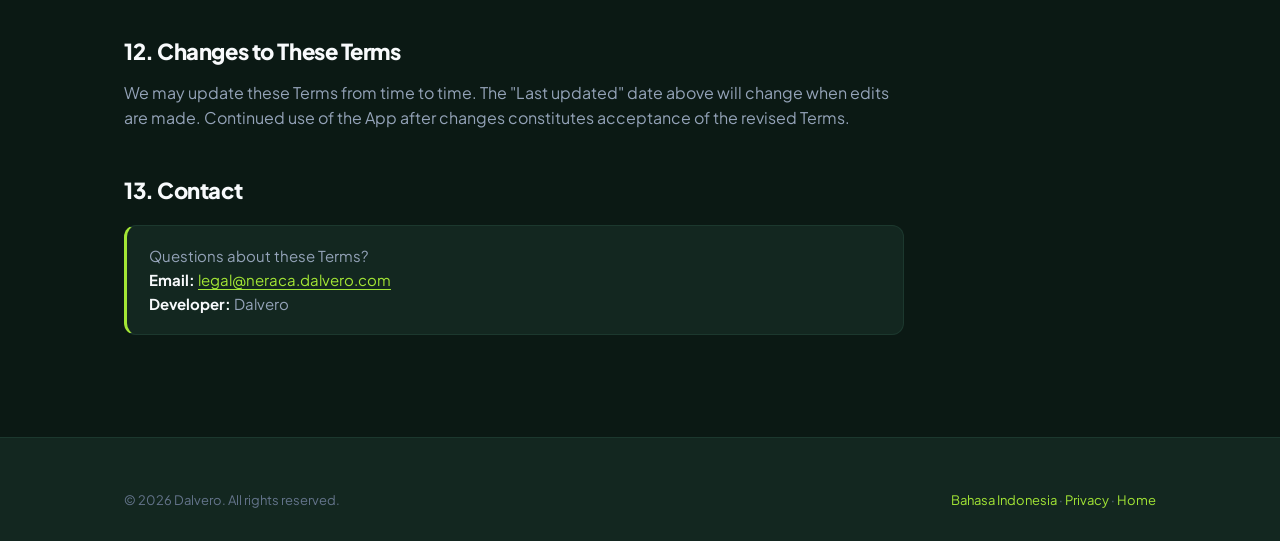
<file: terms.html>
<!DOCTYPE html>
<html lang="en">
<head>
  <meta charset="UTF-8">
  <meta name="viewport" content="width=device-width, initial-scale=1">
  <title>Terms of Use — Neraca</title>
  <meta name="description" content="Terms of Use for the Neraca personal finance app: acceptable use, user responsibility, AI disclaimer, and liability limits.">
  <meta name="theme-color" content="#0B1914">
  <link rel="icon" type="image/png" href="assets/images/neraca_logo.png">
  <link rel="preconnect" href="https://fonts.googleapis.com">
  <link rel="preconnect" href="https://fonts.gstatic.com" crossorigin>
  <link href="https://fonts.googleapis.com/css2?family=Plus+Jakarta+Sans:wght@400;600;700;800&display=swap" rel="stylesheet">
  <link rel="stylesheet" href="styles.css">
</head>
<body>
  <a class="skip-link" href="#main">Skip to main content</a>

  <header class="site-header">
    <div class="container header-inner">
      <a class="brand" href="index.html">
        <img src="assets/images/neraca_logo.png" alt="Neraca logo" width="34" height="34">
        <span>Neraca
          <span class="brand-slogan">Know Where You Stand</span>
        </span>
      </a>
      <button class="nav-toggle" type="button" aria-label="Open navigation menu" aria-expanded="false">☰</button>
      <nav class="main-nav" aria-label="Main navigation">
        <a href="index.html#features">Features</a>
        <a href="index.html">Home</a>
        <a href="privacy-policy.html">Privacy</a>
        <a class="nav-cta" href="index.html#download">Download</a>
        <span class="lang-switch" aria-label="Choose language">
          <a href="terms.html" aria-current="true" data-lang-set="en">EN</a>
          <a href="terms-id.html" data-lang-set="id">ID</a>
        </span>
      </nav>
    </div>
  </header>

  <main id="main" class="legal-wrap">
    <div class="container">
      <div class="legal-header">
        <span class="eyebrow">Legal</span>
        <h1>Terms of Use</h1>
        <p class="updated">Last updated: <b>October 15, 2026</b></p>
      </div>

      <div class="lang-note">
        This document is available in <a href="terms-id.html">Bahasa Indonesia</a>.
      </div>

      <div class="legal-body">
        <nav class="toc" aria-label="Table of contents">
          <h2>Contents</h2>
          <ol>
            <li><a href="#acceptance">Acceptance of Terms</a></li>
            <li><a href="#service">Description of the Service</a></li>
            <li><a href="#account">Accounts &amp; Sessions</a></li>
            <li><a href="#acceptable">Acceptable Use</a></li>
            <li><a href="#your-data">Your Data &amp; Third-Party Accounts</a></li>
            <li><a href="#ai">AI Features Disclaimer</a></li>
            <li><a href="#guest">Guest Mode</a></li>
            <li><a href="#ip">Intellectual Property</a></li>
            <li><a href="#disclaimer">Disclaimer of Warranties</a></li>
            <li><a href="#liability">Limitation of Liability</a></li>
            <li><a href="#termination">Termination</a></li>
            <li><a href="#changes">Changes to These Terms</a></li>
            <li><a href="#contact">Contact</a></li>
          </ol>
        </nav>

        <h2 id="acceptance">1. Acceptance of Terms</h2>
        <p>
          By downloading, installing, or using Neraca (the "App"), you agree to be bound by these
          Terms of Use. If you do not agree, do not use the App. These Terms apply to all users,
          including Guest Mode users.
        </p>

        <h2 id="service">2. Description of the Service</h2>
        <p>
          Neraca is a <strong>personal finance record-keeping tool</strong> providing a
          Dual-Wallet system (Daily Cash and Dream Savings), category budgets, savings goals,
          optional two-way synchronization with your own Google Spreadsheet, and the Acha AI
          financial assistant.
        </p>
        <div class="callout">
          <p><strong>Important:</strong> Neraca is an accounting/recording aid, not a licensed financial advisor, investment advisor, or tax service. Nothing in the App constitutes professional financial advice.</p>
        </div>

        <h2 id="account">3. Accounts &amp; Sessions</h2>
        <ul>
          <li>You may sign in with Google, with an email and password, or use Guest Mode.</li>
          <li>You are responsible for maintaining the confidentiality of your credentials and for all activity under your account.</li>
          <li>The App keeps you signed in across restarts for convenience. You can end your session at any time using the Logout button.</li>
          <li>You must be at least 13 years old (or the minimum age in your jurisdiction) to create an account.</li>
        </ul>

        <h2 id="acceptable">4. Acceptable Use</h2>
        <p>You agree not to:</p>
        <ul>
          <li>Reverse-engineer, decompile, or attempt to extract source code except where such restriction is prohibited by law;</li>
          <li>Use the App for any unlawful, fraudulent, or misleading purpose;</li>
          <li>Interfere with or disrupt the App, its integrations, or servers;</li>
          <li>Upload content you do not have the right to process (for example, someone else's private financial records without authorization);</li>
          <li>Resell, sublicense, or commercially exploit the App without written permission.</li>
        </ul>

        <h2 id="your-data">5. Your Data &amp; Third-Party Accounts</h2>
        <ul>
          <li>Your financial data belongs to <strong>you</strong>. When you connect Google Sheets/Drive, you grant the App permission to read and write <strong>your own</strong> spreadsheet files, limited to the OAuth scopes shown during sign-in.</li>
          <li>You can revoke this access at any time via your Google Account security settings or by disconnecting in the App.</li>
          <li>You are responsible for the accuracy of the data you enter and for any changes you (or your account) make in your connected spreadsheet.</li>
          <li>Use of Google APIs complies with the <a href="https://developers.google.com/terms/api-user-data-policy" target="_blank" rel="noopener">Google API Services User Data Policy</a>, including the Limited Use requirements.</li>
        </ul>

        <h2 id="ai">6. AI Features Disclaimer</h2>
        <div class="callout">
          <p>
            Acha AI is powered by third-party AI models (Google Gemini). Outputs are
            <strong>automated suggestions that may be inaccurate or incomplete</strong>. You are
            responsible for reviewing AI-generated transactions, categorizations, and financial
            suggestions before relying on them. Text and images you submit to Acha AI are
            processed by the AI provider as described in our <a href="privacy-policy.html">Privacy Policy</a>.
          </p>
        </div>

        <h2 id="guest">7. Guest Mode</h2>
        <p>
          Guest Mode stores data locally on your device without cloud synchronization. Guest data
          may be permanently lost if the App's data is cleared or the App is uninstalled. Back up
          anything important by creating an account and enabling sync.
        </p>

        <h2 id="ip">8. Intellectual Property</h2>
        <p>
          The App, its design, logo, name, and source code are owned by Dalvero and are protected
          by applicable intellectual property laws. Your transaction data remains yours; these
          Terms do not grant us ownership of your financial records.
        </p>

        <h2 id="disclaimer">9. Disclaimer of Warranties</h2>
        <p>
          The App is provided <strong>"as is" and "as available"</strong> without warranties of
          any kind, whether express or implied, including merchantability, fitness for a
          particular purpose, and non-infringement. We do not warrant that the App will be
          uninterrupted, error-free, or that sync with third-party services will always succeed.
        </p>

        <h2 id="liability">10. Limitation of Liability</h2>
        <p>
          To the maximum extent permitted by law, Dalvero shall not be liable for any indirect,
          incidental, special, consequential, or punitive damages, or any loss of data, profits,
          or financial outcomes arising from your use of the App — including decisions made in
          reliance on balances, reports, or AI suggestions shown by the App. Our total liability
          shall not exceed the amount you paid us for the App in the twelve (12) months preceding
          the claim, or USD $10 if you have paid nothing.
        </p>

        <h2 id="termination">11. Termination</h2>
        <p>
          You may stop using the App at any time. We may suspend or terminate access if you
          materially breach these Terms. You may request account deletion as described in Section
          7 of our Privacy Policy.
        </p>

        <h2 id="changes">12. Changes to These Terms</h2>
        <p>
          We may update these Terms from time to time. The "Last updated" date above will change
          when edits are made. Continued use of the App after changes constitutes acceptance of
          the revised Terms.
        </p>

        <h2 id="contact">13. Contact</h2>
        <div class="callout">
          <p>
            Questions about these Terms?<br>
            <strong>Email:</strong> <a href="mailto:legal@neraca.dalvero.com">legal@neraca.dalvero.com</a><br>
            <strong>Developer:</strong> Dalvero
          </p>
        </div>
      </div>
    </div>
  </main>

  <footer class="site-footer">
    <div class="container">
      <div class="footer-bottom" style="border-top:none; padding-top:0;">
        <span>© 2026 Dalvero. All rights reserved.</span>
        <span>
          <a href="terms-id.html">Bahasa Indonesia</a> ·
          <a href="privacy-policy.html">Privacy</a> ·
          <a href="index.html">Home</a>
        </span>
      </div>
    </div>
  </footer>

  <script src="lang-switch.js"></script>
</body>
</html>
</file>
<file: styles.css>
/* ==========================================================================
   Neraca — Website Design System
   Palet diambil PERSIS dari lib/common/app_colors.dart (satu tema dengan app)
   Dark Elegance with Vibrant Accents — "Know Where You Stand"
   ========================================================================== */

:root {
  /* --- Core backgrounds & surfaces --- */
  --bg-dark:           #0B1914;  /* bgDark — background utama */
  --surface-dark:      #132720;  /* surfaceDark — kartu & modal */
  --surface-highlight: #1C382E;  /* surfaceHighlight — border, chip, input */
  --surface-light:     #24473B;  /* surfaceLight — hover & elevated */

  /* --- Brand accents --- */
  --primary:   #A3E635;  /* Neon Lime — aksen utama, CTA sekunder */
  --secondary: #FACC15;  /* Gold — tombol CTA utama */
  --emerald:   #10B981;  /* income / positif */
  --rose:      #F43F5E;  /* expense / error */
  --cyan:      #38BDF8;  /* AI badge, info, transfer */
  --orange:    #FF7A00;  /* accent, alert, pending */

  /* --- Typography --- */
  --text-primary:   #F8FAFC;
  --text-secondary: #94A3B8;
  --text-muted:     #64748B;
  --text-dark:      #0B1914;  /* teks di atas tombol lime/gold */

  /* --- Utility --- */
  --radius-card:   16px;
  --radius-button: 12px;
  --container:     1080px;
  --header-h:      66px;
  --font: "Plus Jakarta Sans", -apple-system, BlinkMacSystemFont, "Segoe UI", Roboto, Helvetica, Arial, sans-serif;
}

/* ---------- Reset & base ---------- */
*,
*::before,
*::after { box-sizing: border-box; }

* { margin: 0; }

html { scroll-behavior: smooth; }

body {
  font-family: var(--font);
  background-color: var(--bg-dark);
  color: var(--text-secondary);
  font-size: 16px;
  line-height: 1.6;
  -webkit-font-smoothing: antialiased;
  text-rendering: optimizeLegibility;
}

img, svg, video { display: block; max-width: 100%; }

a { color: var(--primary); text-decoration: none; transition: color .18s ease; }
a:hover { color: var(--secondary); }

h1, h2, h3, h4 {
  color: var(--text-primary);
  line-height: 1.2;
  font-weight: 800;
  letter-spacing: -0.02em;
}

p { margin-bottom: 1rem; }

::selection { background: var(--primary); color: var(--text-dark); }

:focus-visible {
  outline: 2px solid var(--primary);
  outline-offset: 3px;
  border-radius: 4px;
}

.container {
  width: 100%;
  max-width: var(--container);
  margin-inline: auto;
  padding-inline: 24px;
}

.skip-link {
  position: absolute;
  left: -9999px;
  top: 0;
  z-index: 200;
  background: var(--primary);
  color: var(--text-dark);
  padding: 10px 18px;
  font-weight: 700;
  border-radius: 0 0 var(--radius-button) 0;
}
.skip-link:focus { left: 0; }

/* ---------- Header ---------- */
.site-header {
  position: sticky;
  top: 0;
  z-index: 100;
  background: rgba(11, 25, 20, 0.88);
  backdrop-filter: blur(14px);
  -webkit-backdrop-filter: blur(14px);
  border-bottom: 1px solid var(--surface-highlight);
}

.header-inner {
  display: flex;
  align-items: center;
  justify-content: space-between;
  gap: 24px;
  min-height: var(--header-h);
}

.brand {
  display: flex;
  align-items: center;
  gap: 11px;
  color: var(--text-primary);
  font-weight: 800;
  font-size: 18px;
  letter-spacing: -0.01em;
}
.brand img { width: 34px; height: 34px; border-radius: 9px; object-fit: contain; }
.brand:hover { color: var(--text-primary); }
.brand .brand-slogan {
  display: block;
  font-size: 10.5px;
  font-weight: 600;
  color: var(--text-muted);
  letter-spacing: 0.06em;
  text-transform: uppercase;
}

.main-nav { display: flex; align-items: center; gap: 4px; }
.main-nav a {
  color: var(--text-secondary);
  font-size: 14.5px;
  font-weight: 600;
  padding: 9px 13px;
  border-radius: 10px;
  transition: background .18s ease, color .18s ease;
}
.main-nav a:hover {
  background: var(--surface-dark);
  color: var(--text-primary);
}
.main-nav a.nav-cta {
  background: var(--primary);
  color: var(--text-dark);
  font-weight: 700;
}
.main-nav a.nav-cta:hover { background: var(--secondary); color: var(--text-dark); }

.lang-switch {
  display: inline-flex;
  align-items: center;
  gap: 2px;
  padding: 4px;
  background: var(--surface-dark);
  border: 1px solid var(--surface-highlight);
  border-radius: 999px;
  margin-left: 6px;
}
.lang-switch a {
  font-size: 12.5px;
  font-weight: 700;
  color: var(--text-muted);
  padding: 5px 11px;
  border-radius: 999px;
  line-height: 1;
}
.lang-switch a:hover { color: var(--text-primary); background: var(--surface-light); }
.lang-switch a[aria-current="true"] { background: var(--primary); color: var(--text-dark); }

.nav-toggle {
  display: none;
  background: var(--surface-dark);
  border: 1px solid var(--surface-highlight);
  color: var(--text-primary);
  width: 42px;
  height: 42px;
  border-radius: 10px;
  cursor: pointer;
  font-size: 18px;
}

/* ---------- Hero ---------- */
.hero { padding: 88px 0 72px; position: relative; overflow: hidden; }
.hero::before {
  content: "";
  position: absolute;
  top: -280px;
  left: 50%;
  transform: translateX(-50%);
  width: 720px;
  height: 560px;
  background: radial-gradient(closest-side, rgba(163, 230, 53, 0.16), transparent 72%);
  pointer-events: none;
}

.hero-grid {
  display: grid;
  grid-template-columns: 1.1fr 0.9fr;
  align-items: center;
  gap: 48px;
  position: relative;
}

.pill {
  display: inline-flex;
  align-items: center;
  gap: 8px;
  background: var(--surface-dark);
  border: 1px solid var(--surface-highlight);
  color: var(--primary);
  font-size: 13px;
  font-weight: 700;
  padding: 7px 15px;
  border-radius: 999px;
  margin-bottom: 22px;
}
.pill .dot {
  width: 8px;
  height: 8px;
  border-radius: 50%;
  background: var(--primary);
  box-shadow: 0 0 10px var(--primary);
}

.hero h1 {
  font-size: clamp(38px, 5.4vw, 58px);
  margin-bottom: 20px;
}
.hero h1 .accent { color: var(--primary); }
.hero .lead {
  font-size: clamp(16px, 2vw, 18.5px);
  color: var(--text-secondary);
  max-width: 54ch;
  margin-bottom: 32px;
}

.cta-row { display: flex; flex-wrap: wrap; gap: 14px; align-items: center; }

.btn {
  display: inline-flex;
  align-items: center;
  justify-content: center;
  gap: 9px;
  font-family: var(--font);
  font-size: 15.5px;
  font-weight: 700;
  padding: 14px 27px;
  border-radius: var(--radius-button);
  border: 1px solid transparent;
  cursor: pointer;
  transition: transform .16s ease, background .16s ease, border-color .16s ease;
}
.btn:hover { transform: translateY(-2px); text-decoration: none; }
.btn:active { transform: translateY(0); }

.btn-primary { background: var(--secondary); color: var(--text-dark); }
.btn-primary:hover { background: #fde047; color: var(--text-dark); }

.btn-ghost {
  background: transparent;
  color: var(--text-primary);
  border-color: var(--surface-light);
}
.btn-ghost:hover { background: var(--surface-dark); border-color: var(--primary); color: var(--primary); }

.btn-lime { background: var(--primary); color: var(--text-dark); }
.btn-lime:hover { background: #b6f24e; color: var(--text-dark); }

.hero-badges {
  display: flex;
  flex-wrap: wrap;
  gap: 9px;
  margin-top: 34px;
}
.hero-badges span {
  font-size: 12.5px;
  font-weight: 600;
  color: var(--text-muted);
  background: var(--surface-dark);
  border: 1px solid var(--surface-highlight);
  padding: 6px 13px;
  border-radius: 999px;
}

/* ---------- Sections ---------- */
.section { padding: 76px 0; }
.section-alt {
  background: var(--surface-dark);
  border-top: 1px solid var(--surface-highlight);
  border-bottom: 1px solid var(--surface-highlight);
}

.section-head { max-width: 640px; margin-bottom: 48px; }
.section-head.center { margin-inline: auto; text-align: center; }
.section-head .eyebrow {
  display: block;
  font-size: 13px;
  font-weight: 800;
  color: var(--primary);
  text-transform: uppercase;
  letter-spacing: 0.1em;
  margin-bottom: 12px;
}
.section-head h2 { font-size: clamp(28px, 4vw, 38px); margin-bottom: 14px; }
.section-head p { font-size: 16.5px; color: var(--text-secondary); margin-bottom: 0; }

/* ---------- Feature cards ---------- */
.feature-grid {
  display: grid;
  grid-template-columns: repeat(auto-fit, minmax(270px, 1fr));
  gap: 20px;
}

.feature-card {
  background: var(--bg-dark);
  border: 1px solid var(--surface-highlight);
  border-radius: var(--radius-card);
  padding: 28px;
  transition: border-color .2s ease, transform .2s ease, background .2s ease;
}
.feature-card:hover {
  border-color: var(--surface-light);
  background: var(--surface-highlight);
  transform: translateY(-4px);
}
.feature-card .icon {
  display: inline-flex;
  align-items: center;
  justify-content: center;
  width: 50px;
  height: 50px;
  border-radius: 14px;
  background: var(--surface-highlight);
  font-size: 24px;
  margin-bottom: 18px;
}
.feature-card h3 { font-size: 19px; margin-bottom: 10px; }
.feature-card p { font-size: 15px; color: var(--text-secondary); margin-bottom: 0; }

.icon-lime  { background: rgba(163, 230, 53, 0.15) !important; }
.icon-gold  { background: rgba(250, 204, 21, 0.15) !important; }
.icon-cyan  { background: rgba(56, 189, 248, 0.15) !important; }
.icon-emerald { background: rgba(16, 185, 129, 0.15) !important; }

/* ---------- Dual wallet strip ---------- */
.wallet-strip {
  display: grid;
  grid-template-columns: repeat(auto-fit, minmax(260px, 1fr));
  gap: 20px;
}
.wallet-card {
  border-radius: var(--radius-card);
  padding: 26px;
  border: 1px solid var(--surface-highlight);
}
.wallet-card.daily { background: linear-gradient(160deg, rgba(163, 230, 53, 0.1), var(--surface-dark)); }
.wallet-card.saving { background: linear-gradient(160deg, rgba(56, 189, 248, 0.1), var(--surface-dark)); }
.wallet-card .wallet-tag {
  display: inline-block;
  font-size: 11.5px;
  font-weight: 800;
  letter-spacing: 0.08em;
  text-transform: uppercase;
  padding: 5px 11px;
  border-radius: 999px;
  margin-bottom: 14px;
}
.wallet-card.daily .wallet-tag { background: var(--primary); color: var(--text-dark); }
.wallet-card.saving .wallet-tag { background: var(--cyan); color: var(--text-dark); }
.wallet-card h3 { font-size: 20px; margin-bottom: 9px; }
.wallet-card p { font-size: 14.5px; color: var(--text-secondary); margin-bottom: 0; }

/* ---------- Screenshot gallery (phone frames) ---------- */
.gallery {
  display: grid;
  grid-template-columns: repeat(auto-fill, minmax(215px, 1fr));
  gap: 24px;
}
.shot { text-align: center; }
.shot-frame {
  background: var(--surface-dark);
  border: 1px solid var(--surface-highlight);
  border-radius: 26px;
  padding: 9px;
  transition: transform .2s ease, border-color .2s ease, box-shadow .2s ease;
}
.shot:hover .shot-frame {
  transform: translateY(-6px);
  border-color: var(--primary);
  box-shadow: 0 16px 40px rgba(0, 0, 0, 0.4), 0 0 0 1px rgba(163, 230, 53, 0.25);
}
.shot-frame img {
  width: 100%;
  height: auto; /* menetralkan atribut height HTML agar cover tidak memotong sisi */
  aspect-ratio: 9 / 19.5;
  object-fit: cover;
  border-radius: 18px;
  background: var(--surface-highlight);
}
.shot h4 { font-size: 15.5px; margin-top: 16px; margin-bottom: 5px; }
.shot p { font-size: 13.5px; color: var(--text-muted); margin-bottom: 0; }

/* ---------- Review cards ---------- */
.review-grid {
  display: grid;
  grid-template-columns: repeat(auto-fit, minmax(270px, 1fr));
  gap: 20px;
}
.review-card {
  background: var(--bg-dark);
  border: 1px solid var(--surface-highlight);
  border-radius: var(--radius-card);
  padding: 26px;
  position: relative;
}
.review-card .stars {
  color: var(--secondary);
  font-size: 16px;
  letter-spacing: 3px;
  margin-bottom: 14px;
}
.review-card blockquote {
  font-size: 15px;
  color: var(--text-primary);
  line-height: 1.65;
  margin: 0 0 18px;
}
.reviewer { display: flex; align-items: center; gap: 12px; }
.reviewer img {
  width: 42px;
  height: 42px;
  border-radius: 50%;
  object-fit: cover;
  background: var(--surface-highlight);
}
.reviewer .r-name { font-size: 14.5px; font-weight: 700; color: var(--text-primary); }
.reviewer .r-meta { font-size: 12.5px; color: var(--text-muted); }

.review-note {
  margin-top: 26px;
  font-size: 13px;
  color: var(--text-muted);
  text-align: center;
  font-style: italic;
}

/* ---------- Stats / mini band ---------- */
.band {
  display: flex;
  flex-wrap: wrap;
  justify-content: center;
  gap: 14px;
}
.band .chip {
  display: inline-flex;
  align-items: center;
  gap: 8px;
  background: var(--surface-dark);
  border: 1px solid var(--surface-highlight);
  border-radius: 999px;
  padding: 9px 17px;
  font-size: 13.5px;
  font-weight: 600;
  color: var(--text-secondary);
}
.band .chip b { color: var(--primary); font-weight: 800; }

/* ---------- CTA band ---------- */
.cta-band {
  background: linear-gradient(135deg, var(--surface-dark), var(--surface-highlight));
  border: 1px solid var(--surface-light);
  border-radius: 24px;
  padding: 52px 40px;
  text-align: center;
}
.cta-band h2 { font-size: clamp(26px, 3.6vw, 36px); margin-bottom: 14px; }
.cta-band p { color: var(--text-secondary); max-width: 52ch; margin-inline: auto; margin-bottom: 28px; }
.cta-band .cta-row { justify-content: center; }

/* ---------- Footer ---------- */
.site-footer {
  background: var(--surface-dark);
  border-top: 1px solid var(--surface-highlight);
  padding: 52px 0 30px;
  margin-top: 40px;
}
.footer-grid {
  display: grid;
  grid-template-columns: 1.4fr 1fr 1fr;
  gap: 36px;
  margin-bottom: 34px;
}
.footer-brand .brand { margin-bottom: 14px; }
.footer-brand p { font-size: 14.5px; color: var(--text-muted); max-width: 40ch; }
.footer-col h4 {
  font-size: 13px;
  text-transform: uppercase;
  letter-spacing: 0.09em;
  color: var(--text-muted);
  margin-bottom: 15px;
  font-weight: 800;
}
.footer-col ul { list-style: none; padding: 0; margin: 0; }
.footer-col li { margin-bottom: 10px; }
.footer-col a { font-size: 14.5px; color: var(--text-secondary); }
.footer-col a:hover { color: var(--primary); }

.footer-bottom {
  border-top: 1px solid var(--surface-highlight);
  padding-top: 22px;
  display: flex;
  flex-wrap: wrap;
  justify-content: space-between;
  gap: 12px;
  font-size: 13px;
  color: var(--text-muted);
}

/* ---------- Legal pages (privacy / terms) ---------- */
.legal-wrap { padding: 64px 0 40px; }
.legal-header {
  border-bottom: 1px solid var(--surface-highlight);
  padding-bottom: 30px;
  margin-bottom: 40px;
}
.legal-header .eyebrow {
  display: block;
  font-size: 12.5px;
  font-weight: 800;
  color: var(--primary);
  text-transform: uppercase;
  letter-spacing: 0.1em;
  margin-bottom: 12px;
}
.legal-header h1 { font-size: clamp(30px, 4.4vw, 44px); margin-bottom: 14px; }
.legal-header .updated { font-size: 14px; color: var(--text-muted); }
.legal-header .updated b { color: var(--text-secondary); font-weight: 600; }

.legal-body { max-width: 780px; }
.legal-body h2 {
  font-size: 22px;
  margin-top: 42px;
  margin-bottom: 16px;
  padding-top: 4px;
}
.legal-body h2:first-child { margin-top: 0; }
.legal-body h3 { font-size: 17px; margin-top: 28px; margin-bottom: 10px; color: var(--primary); }
.legal-body p { font-size: 16px; color: var(--text-secondary); }
.legal-body ul, .legal-body ol { margin: 0 0 18px; padding-left: 24px; }
.legal-body li { font-size: 16px; color: var(--text-secondary); margin-bottom: 9px; }
.legal-body li::marker { color: var(--primary); }
.legal-body strong { color: var(--text-primary); font-weight: 700; }

.legal-body .callout {
  background: var(--surface-dark);
  border: 1px solid var(--surface-highlight);
  border-left: 3px solid var(--primary);
  border-radius: 12px;
  padding: 18px 22px;
  margin: 22px 0;
}
.legal-body .callout p { margin-bottom: 0; font-size: 15px; }

.legal-body table {
  width: 100%;
  border-collapse: collapse;
  margin: 20px 0 26px;
  font-size: 14.5px;
  display: block;
  overflow-x: auto;
}
.legal-body th, .legal-body td {
  text-align: left;
  padding: 12px 15px;
  border: 1px solid var(--surface-highlight);
}
.legal-body th {
  background: var(--surface-dark);
  color: var(--text-primary);
  font-weight: 700;
  font-size: 13px;
  text-transform: uppercase;
  letter-spacing: 0.05em;
}
.legal-body td { color: var(--text-secondary); background: var(--bg-dark); }

.legal-body a { color: var(--primary); text-decoration: underline; text-underline-offset: 3px; }

.toc {
  background: var(--surface-dark);
  border: 1px solid var(--surface-highlight);
  border-radius: var(--radius-card);
  padding: 22px 26px;
  margin-bottom: 36px;
}
.toc h2 { font-size: 14px; text-transform: uppercase; letter-spacing: 0.08em; color: var(--text-muted); margin: 0 0 14px; }
.toc ol { margin: 0; padding-left: 20px; columns: 2; column-gap: 30px; }
.toc li { font-size: 14.5px; margin-bottom: 8px; break-inside: avoid; }

.lang-note {
  background: rgba(56, 189, 248, 0.09);
  border: 1px solid rgba(56, 189, 248, 0.3);
  border-radius: 12px;
  padding: 14px 18px;
  font-size: 14.5px;
  color: var(--text-secondary);
  margin-bottom: 30px;
}
.lang-note a { color: var(--cyan); font-weight: 700; }

/* ---------- 404 ---------- */
.notfound {
  min-height: 70vh;
  display: flex;
  flex-direction: column;
  align-items: center;
  justify-content: center;
  text-align: center;
  padding: 60px 24px;
}
.notfound .code {
  font-size: clamp(72px, 16vw, 130px);
  font-weight: 800;
  color: var(--primary);
  line-height: 1;
  letter-spacing: -0.04em;
}
.notfound h1 { font-size: clamp(24px, 4vw, 34px); margin: 20px 0 12px; }
.notfound p { color: var(--text-secondary); margin-bottom: 30px; max-width: 46ch; }

/* ---------- Utilities ---------- */
.text-center { text-align: center; }
.mt-0 { margin-top: 0; }
.mb-0 { margin-bottom: 0; }
.sr-only {
  position: absolute;
  width: 1px; height: 1px;
  padding: 0; margin: -1px;
  overflow: hidden;
  clip: rect(0 0 0 0);
  white-space: nowrap;
  border: 0;
}

/* ---------- Responsive ---------- */
@media (max-width: 900px) {
  .hero-grid { grid-template-columns: 1fr; gap: 40px; }
  .footer-grid { grid-template-columns: 1fr 1fr; }
  .toc ol { columns: 1; }
}

@media (max-width: 760px) {
  .nav-toggle { display: block; }

  .main-nav {
    position: absolute;
    top: var(--header-h);
    left: 0;
    right: 0;
    flex-direction: column;
    align-items: stretch;
    gap: 4px;
    background: var(--bg-dark);
    border-bottom: 1px solid var(--surface-highlight);
    padding: 14px 24px 20px;
    display: none;
    box-shadow: 0 18px 34px rgba(0, 0, 0, 0.45);
  }
  .main-nav.open { display: flex; }
  .main-nav a { padding: 13px 14px; font-size: 16px; }
  .main-nav .lang-switch { margin-left: 0; align-self: flex-start; margin-top: 6px; }

  .hero { padding: 60px 0 52px; }
  .section { padding: 56px 0; }
  .cta-band { padding: 40px 24px; }
  .footer-grid { grid-template-columns: 1fr; gap: 28px; }
  .gallery { grid-template-columns: repeat(auto-fill, minmax(158px, 1fr)); gap: 16px; }
}

@media (prefers-reduced-motion: reduce) {
  *, *::before, *::after {
    animation-duration: 0.01ms !important;
    transition-duration: 0.01ms !important;
    scroll-behavior: auto !important;
  }
}
</file>
